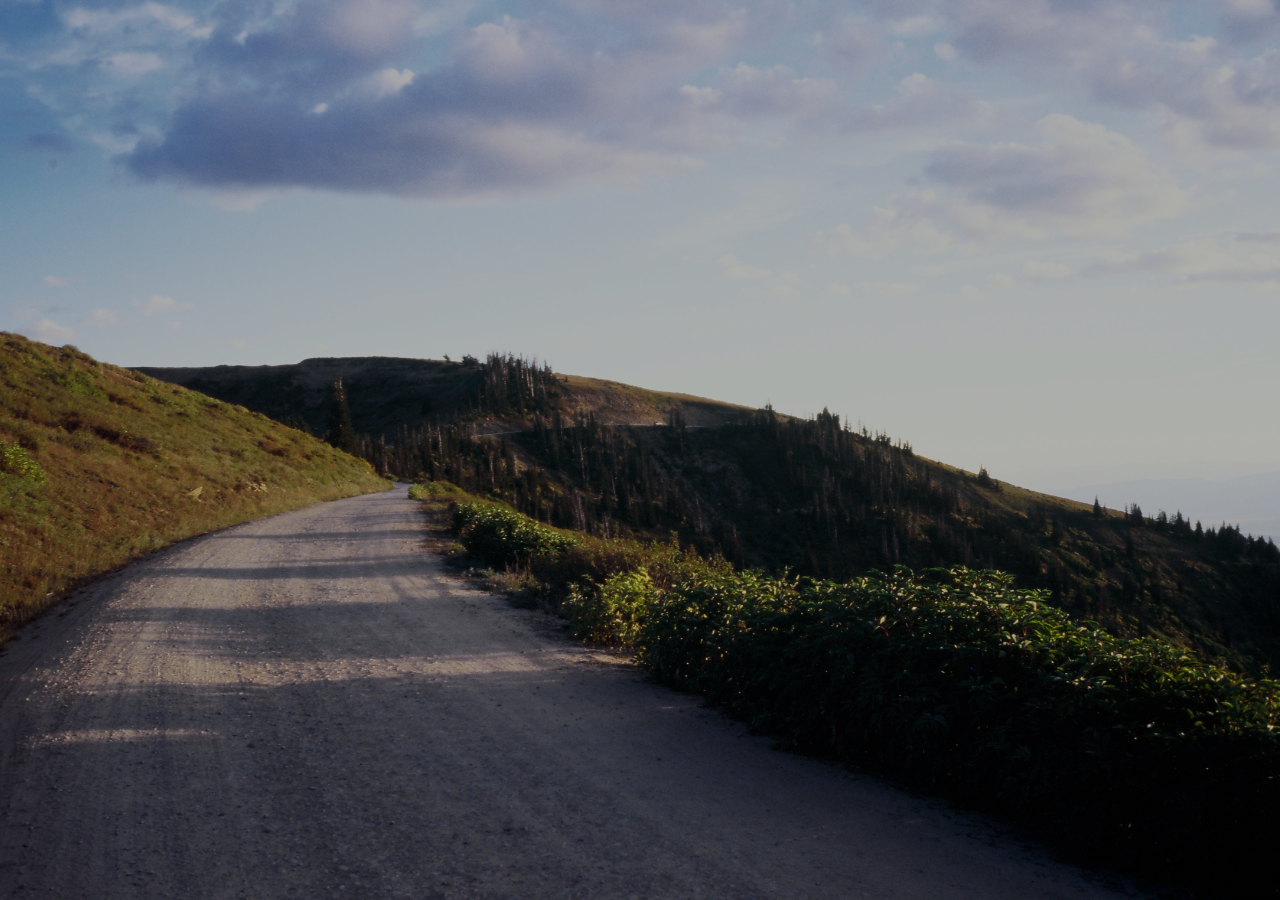
<file: index.html>
<!doctype html>
<html lang="en">
    <meta charset="UTF-8" />
    <meta name="viewport" content="width=device-width, initial-scale=1.0" />
    <link rel="stylesheet" href="landing.css" />
  </head>
  <body>
   <div class="hero-section">
  <div class="hero-overlay"></div>
  
  <a href="home.html" class="logo-container">
    <img src="UME_Logo-removebg-preview.png" alt="Utah Mixed Epic Logo" class="logo-image" />
  </a>
</div>
    
  </body>
</html>
</file>
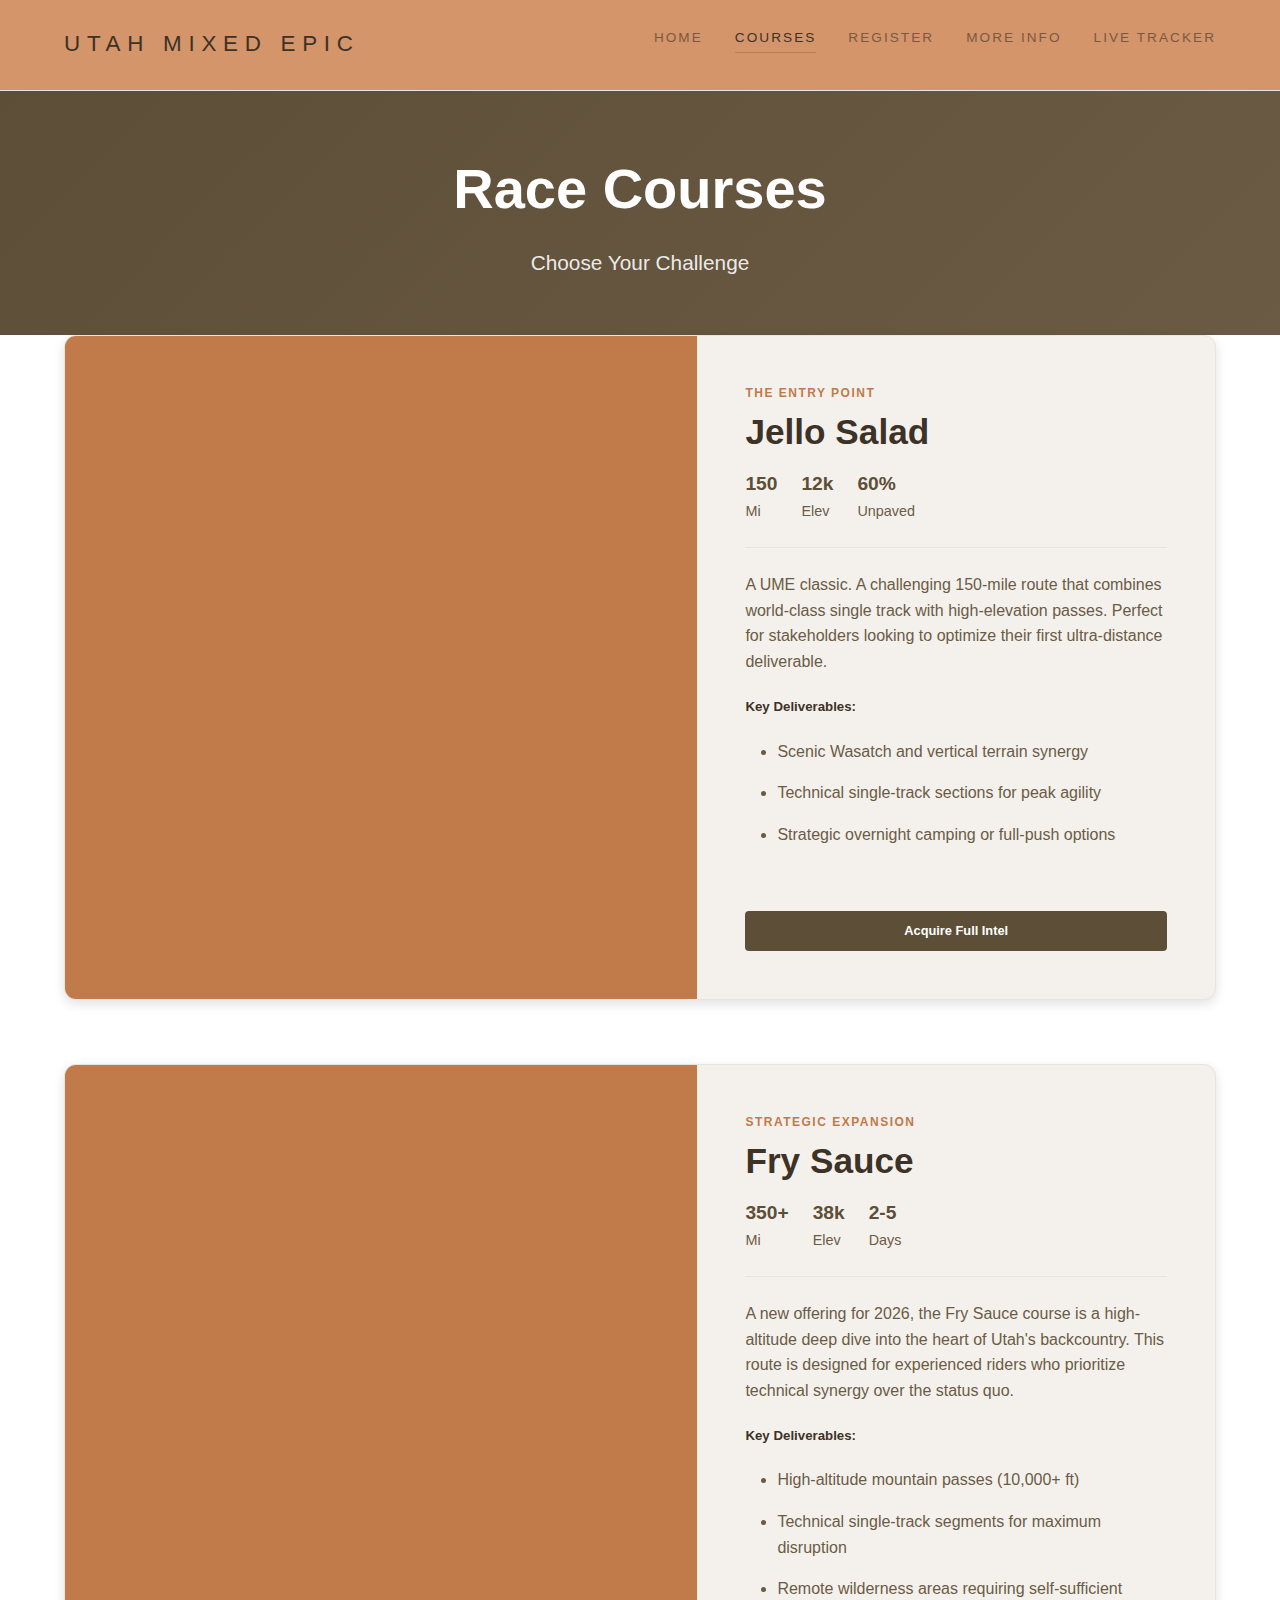
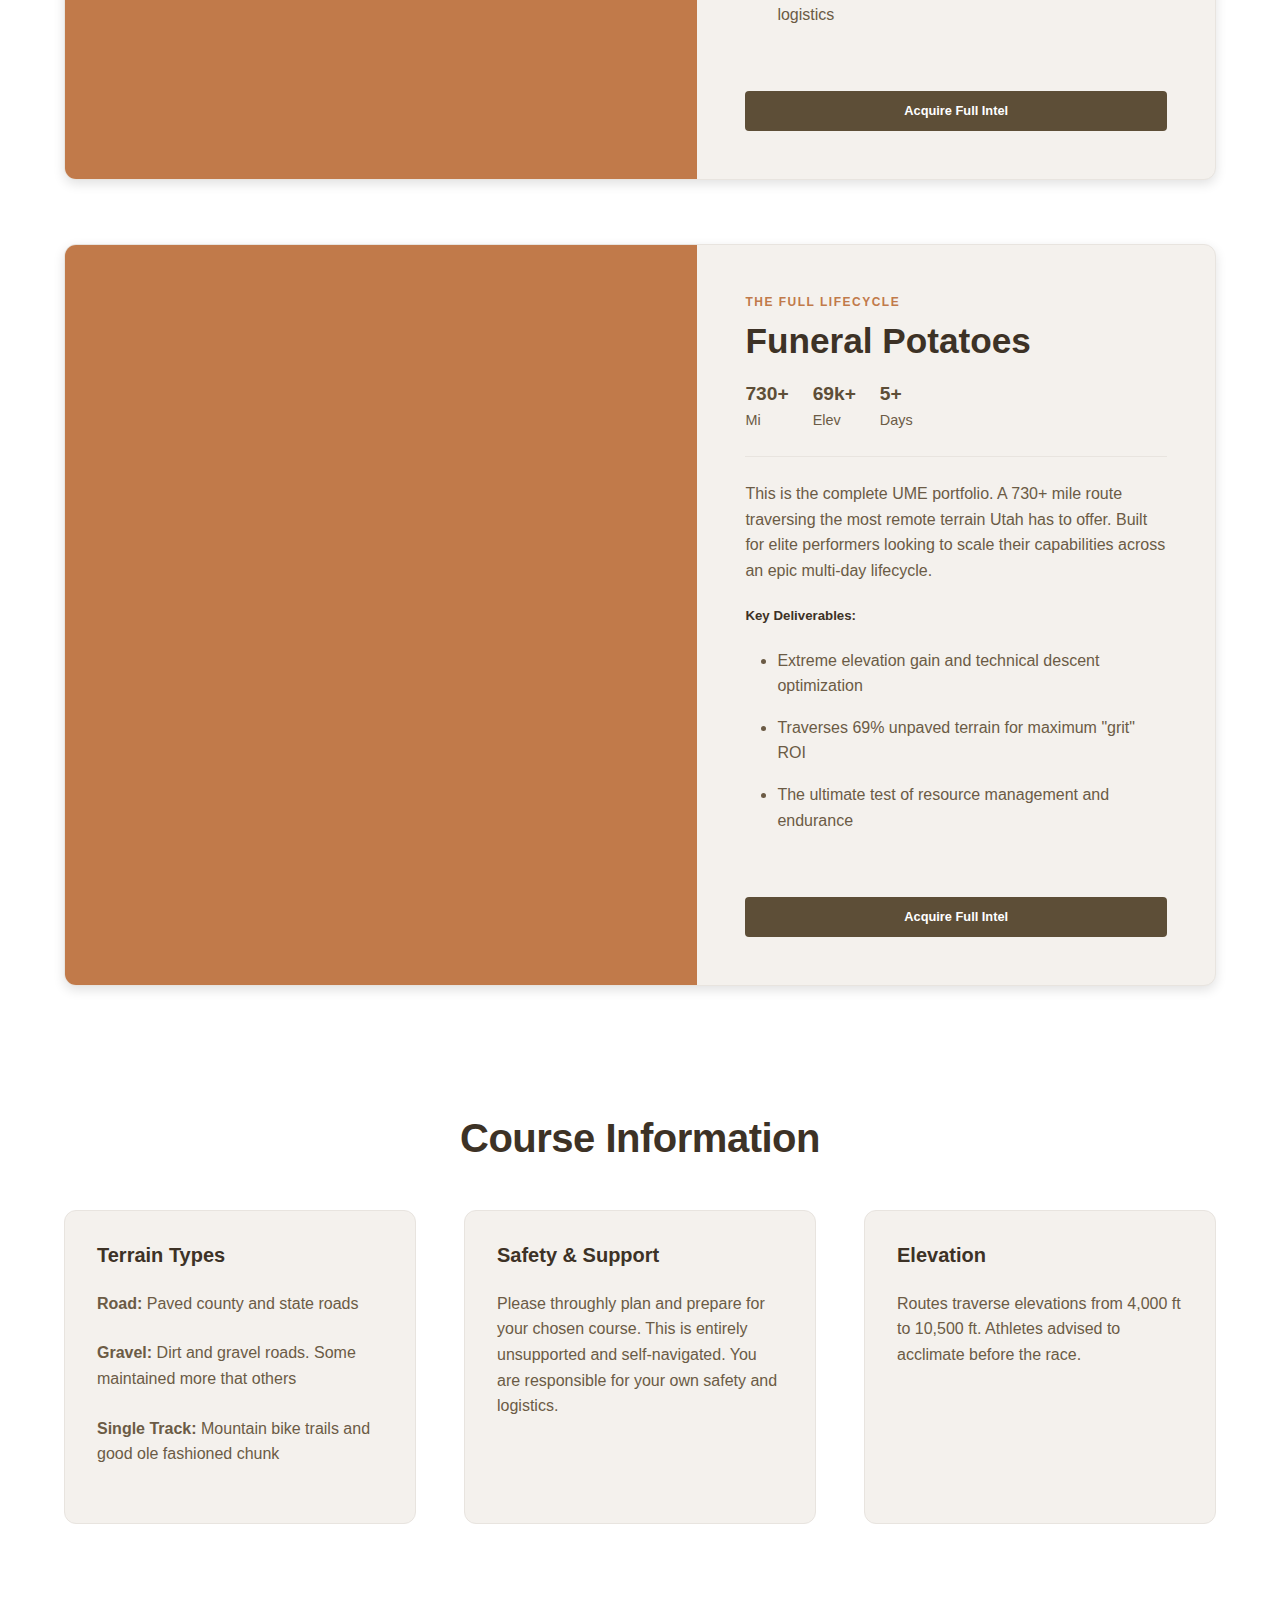
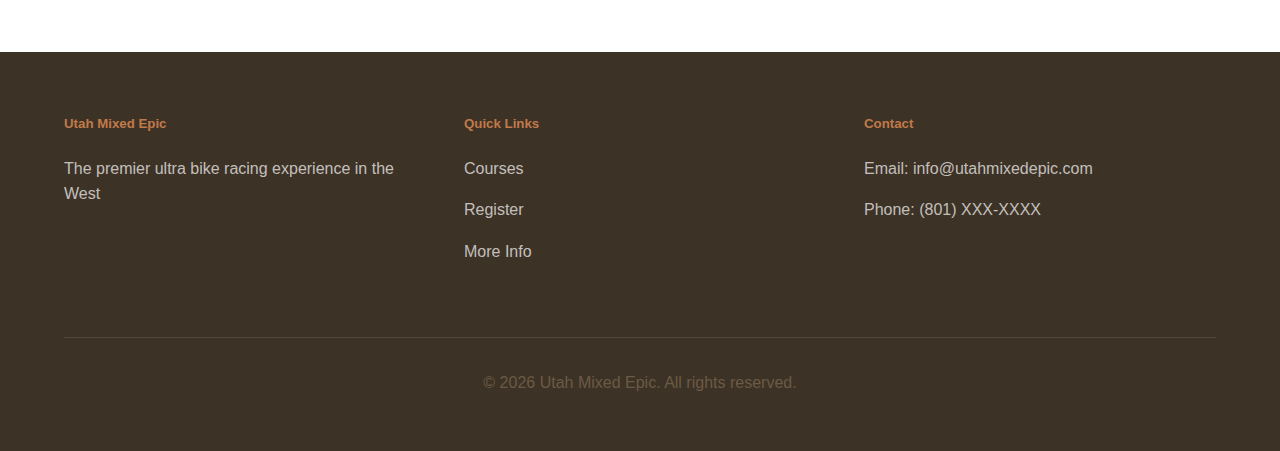
<file: courses.html>
<!doctype html>
<html lang="en">
  <head>
    <meta charset="UTF-8" />
    <meta name="viewport" content="width=device-width, initial-scale=1.0" />
    <title>Courses - Utah Mixed Epic</title>
    <link rel="stylesheet" href="global.css">
    <link rel="stylesheet" href="courses.css">
  </head>
  <body>
    <!-- Navigation -->
    <nav class="navbar">
      <div class="container">
        <div class="logo">
          <h1>Utah Mixed Epic</h1>
        </div>
        <ul class="nav-links">
          <li><a href="index.html">Home</a></li>
          <li><a href="courses.html" class="active">Courses</a></li>
          <li><a href="registration.html">Register</a></li>
          <li><a href="more-info.html">More Info</a></li>
          <li><a href="https://trackleaders.com/utahmixedepic25" target="_blank">Live Tracker</a></li>
        </ul>
      </div>
    </nav>

    <!-- Page Header -->
    <section class="page-header">
      <h1>Race Courses</h1>
      <p>Choose Your Challenge</p>
    </section>

    <!-- Courses Section -->
    <section class="courses-section">
      <div class="container">
        <div class="course-card-premium">
          <div class="course-map-side">
            <iframe
              src="https://ridewithgps.com/embeds?type=route&id=47894287&sampleGraph=true"
              style="width: 100%; height: 500px; border: none"
              scrolling="no"
            ></iframe>
          </div>
          <div class="course-info-side">
            <div class="course-tag">The Entry Point</div>
            <h3>Jello Salad</h3>
            <div class="course-stats-row">
              <div class="stat"><strong>150</strong> Mi</div>
              <div class="stat"><strong>12k</strong> Elev</div>
              <div class="stat"><strong>60%</strong> Unpaved</div>
            </div>
            <p>
              A UME classic. A challenging 150-mile route that combines
              world-class single track with high-elevation passes. Perfect for
              stakeholders looking to optimize their first ultra-distance
              deliverable.
            </p>
            <h5>Key Deliverables:</h5>
            <ul>
              <li>Scenic Wasatch and vertical terrain synergy</li>
              <li>Technical single-track sections for peak agility</li>
              <li>Strategic overnight camping or full-push options</li>
            </ul>
            <a
              href="https://ridewithgps.com/routes/47894287"
              class="cta-button-small"
              >Acquire Full Intel</a
            >
          </div>
        </div>

        <div class="course-card-premium">
          <div class="course-map-side">
            <iframe
              src="https://ridewithgps.com/embeds?type=route&id=53793007&sampleGraph=true"
              style="width: 100%; height: 500px; border: none"
              scrolling="no"
            ></iframe>
          </div>
          <div class="course-info-side">
            <div class="course-tag">Strategic Expansion</div>
            <h3>Fry Sauce</h3>
            <div class="course-stats-row">
              <div class="stat"><strong>350+</strong> Mi</div>
              <div class="stat"><strong>38k</strong> Elev</div>
              <div class="stat"><strong>2-5</strong> Days</div>
            </div>
            <p>
              A new offering for 2026, the Fry Sauce course is a high-altitude
              deep dive into the heart of Utah's backcountry. This route is
              designed for experienced riders who prioritize technical synergy
              over the status quo.
            </p>
            <h5>Key Deliverables:</h5>
            <ul>
              <li>High-altitude mountain passes (10,000+ ft)</li>
              <li>Technical single-track segments for maximum disruption</li>
              <li>
                Remote wilderness areas requiring self-sufficient logistics
              </li>
            </ul>
            <a href="https://ridewithgps.com/routes/53793007" class="cta-button-small">Acquire Full Intel</a>
          </div>
        </div>

        <div class="course-card-premium">
          <div class="course-map-side">
            <iframe
              src="https://ridewithgps.com/embeds?type=route&id=52269971&sampleGraph=true"
              style="width: 1px; min-width: 100%; height: 500px; border: none"
              scrolling="no"
            ></iframe>
          </div>
          <div class="course-info-side">
            <div class="course-tag">The Full Lifecycle</div>
            <h3>Funeral Potatoes</h3>
            <div class="course-stats-row">
              <div class="stat"><strong>730+</strong> Mi</div>
              <div class="stat"><strong>69k+</strong> Elev</div>
              <div class="stat"><strong>5+</strong> Days</div>
            </div>
            <p>
              This is the complete UME portfolio. A 730+ mile route traversing
              the most remote terrain Utah has to offer. Built for elite
              performers looking to scale their capabilities across an epic
              multi-day lifecycle.
            </p>
            <h5>Key Deliverables:</h5>
            <ul>
              <li>Extreme elevation gain and technical descent optimization</li>
              <li>Traverses 69% unpaved terrain for maximum "grit" ROI</li>
              <li>The ultimate test of resource management and endurance</li>
            </ul>
            <a href="https://ridewithgps.com/routes/52269971" class="cta-button-small">Acquire Full Intel</a>
          </div>
        </div>
      </div>
    </section>
    <!-- Course Details Section -->
    <section class="course-details-section">
      <div class="container">
        <h2>Course Information</h2>
        <div class="details-grid">
          <div class="details-card">
            <h4>Terrain Types</h4>
            <p><strong>Road:</strong> Paved county and state roads</p>
            <p>
              <strong>Gravel:</strong> Dirt and gravel roads. Some maintained
              more that others
            </p>
            <p>
              <strong>Single Track:</strong> Mountain bike trails and good ole
              fashioned chunk
            </p>
          </div>
          <div class="details-card">
            <h4>Safety & Support</h4>
            <p>
              Please throughly plan and prepare for your chosen course. This is
              entirely unsupported and self-navigated. You are responsible for
              your own safety and logistics.
            </p>
          </div>
          <div class="details-card">
            <h4>Elevation</h4>
            <p>
              Routes traverse elevations from 4,000 ft to 10,500 ft. Athletes
              advised to acclimate before the race.
            </p>
          </div>
        </div>
      </div>
    </section>

    <!-- Footer -->
    <footer class="footer">
      <div class="container">
        <div class="footer-content">
          <div class="footer-section">
            <h5>Utah Mixed Epic</h5>
            <p>The premier ultra bike racing experience in the West</p>
          </div>
          <div class="footer-section">
            <h5>Quick Links</h5>
            <ul>
              <li><a href="courses.html">Courses</a></li>
              <li><a href="registration.html">Register</a></li>
              <li><a href="more-info.html">More Info</a></li>
            </ul>
          </div>
          <div class="footer-section">
            <h5>Contact</h5>
            <p>Email: info@utahmixedepic.com</p>
            <p>Phone: (801) XXX-XXXX</p>
          </div>
        </div>
        <div class="footer-bottom">
          <p>&copy; 2026 Utah Mixed Epic. All rights reserved.</p>
        </div>
      </div>
    </footer>
  </body>
</html>
</file>
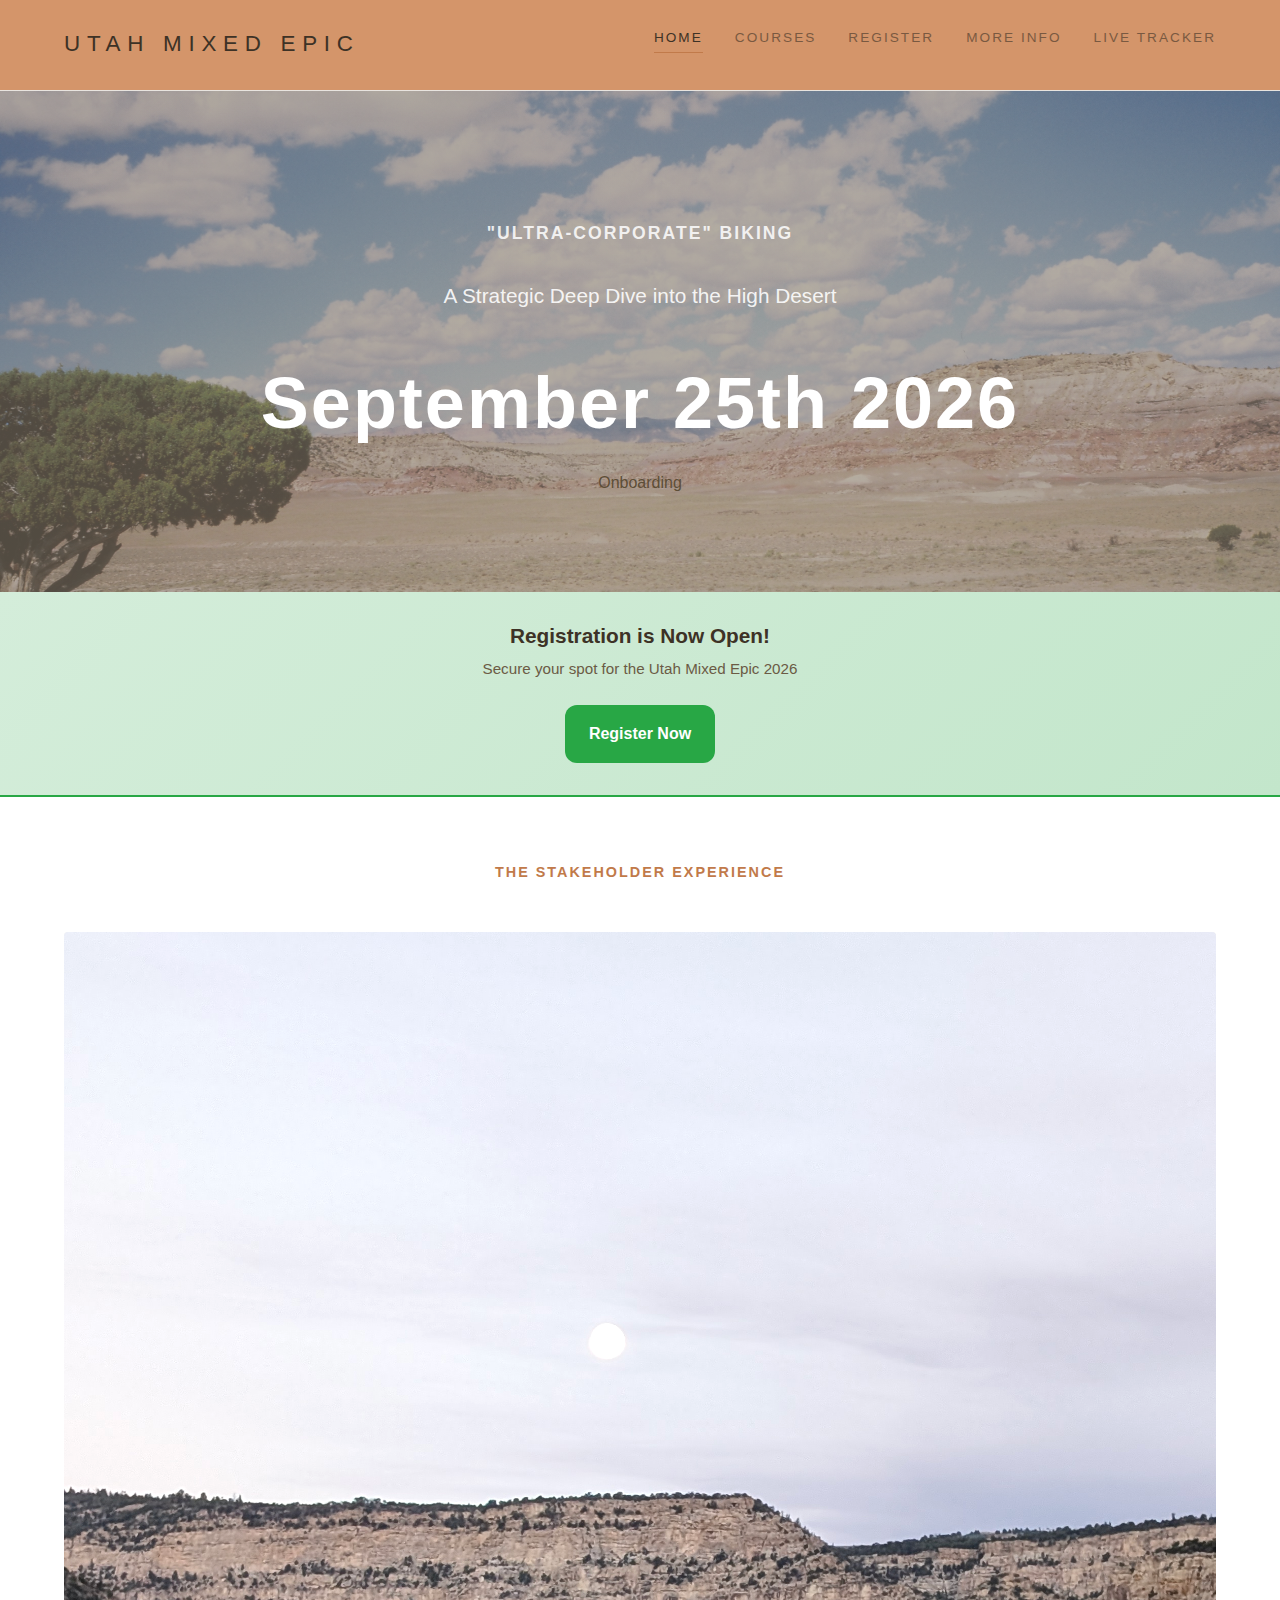
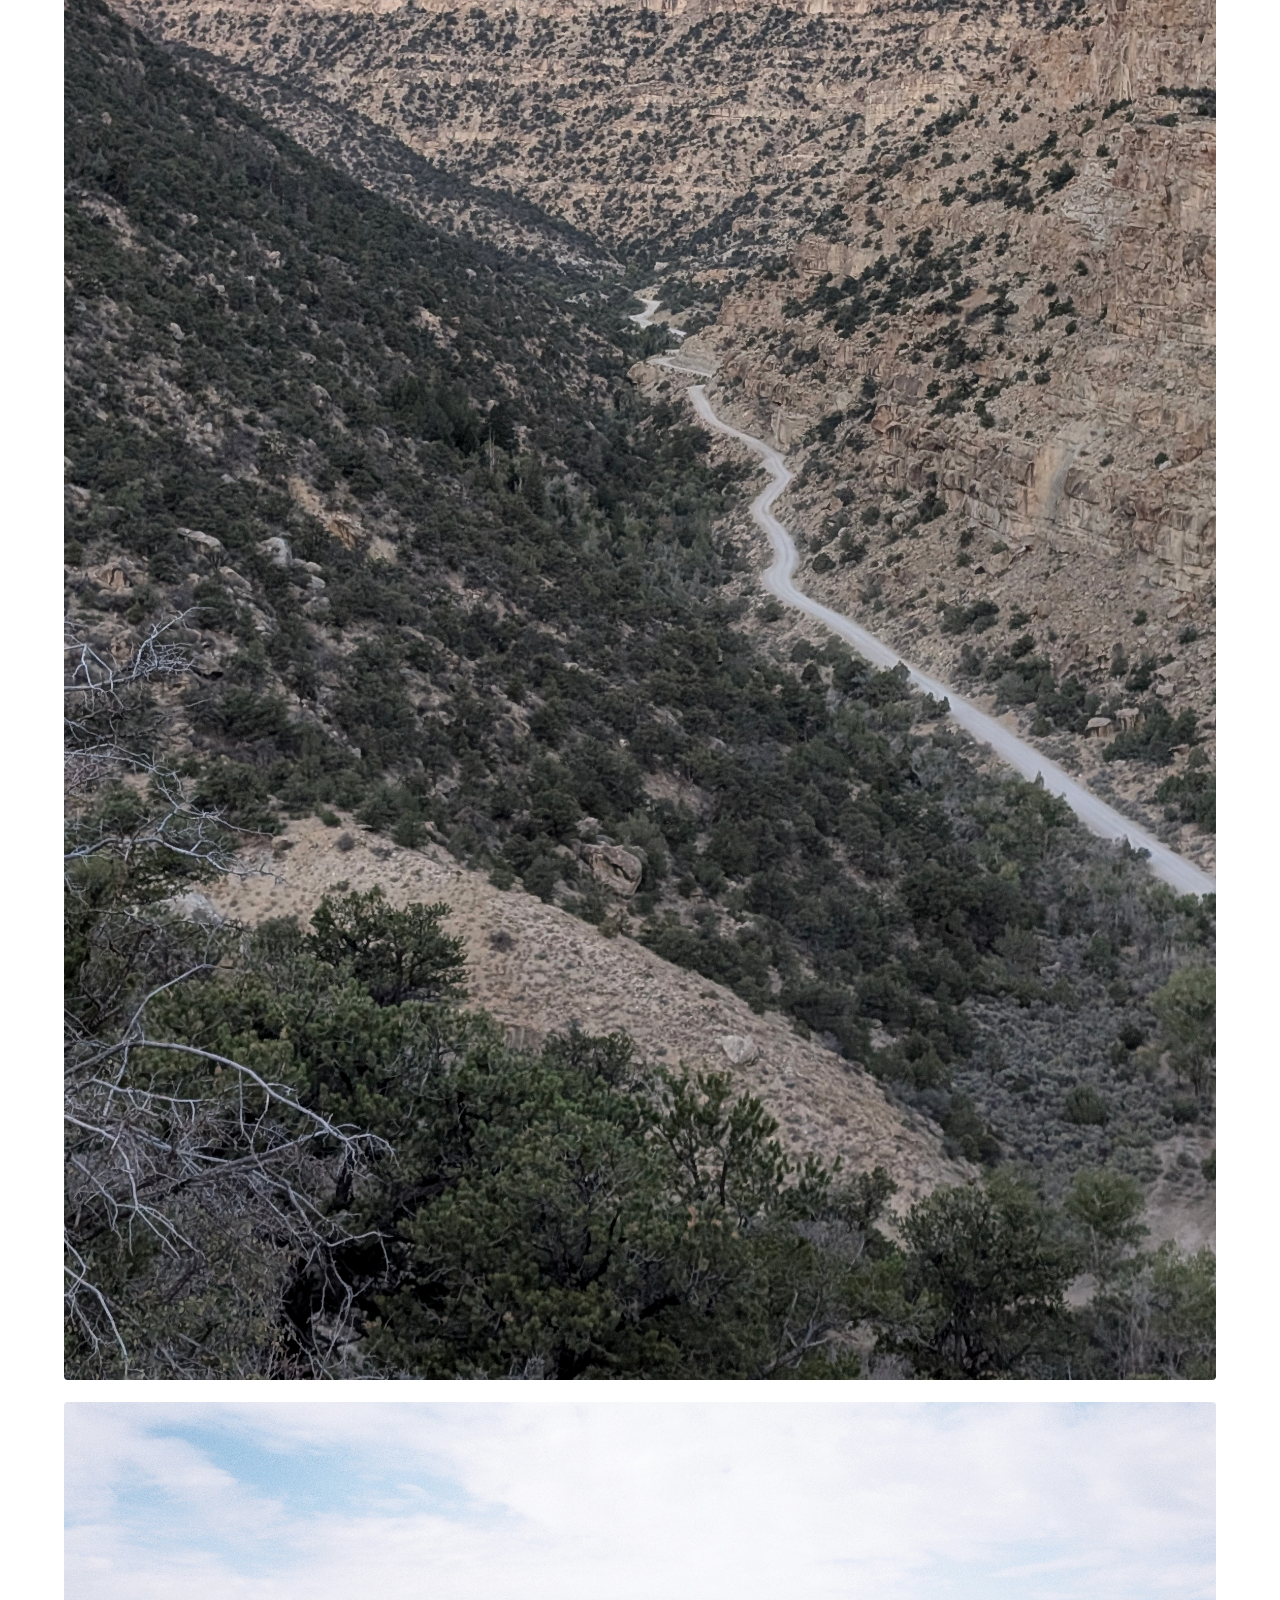
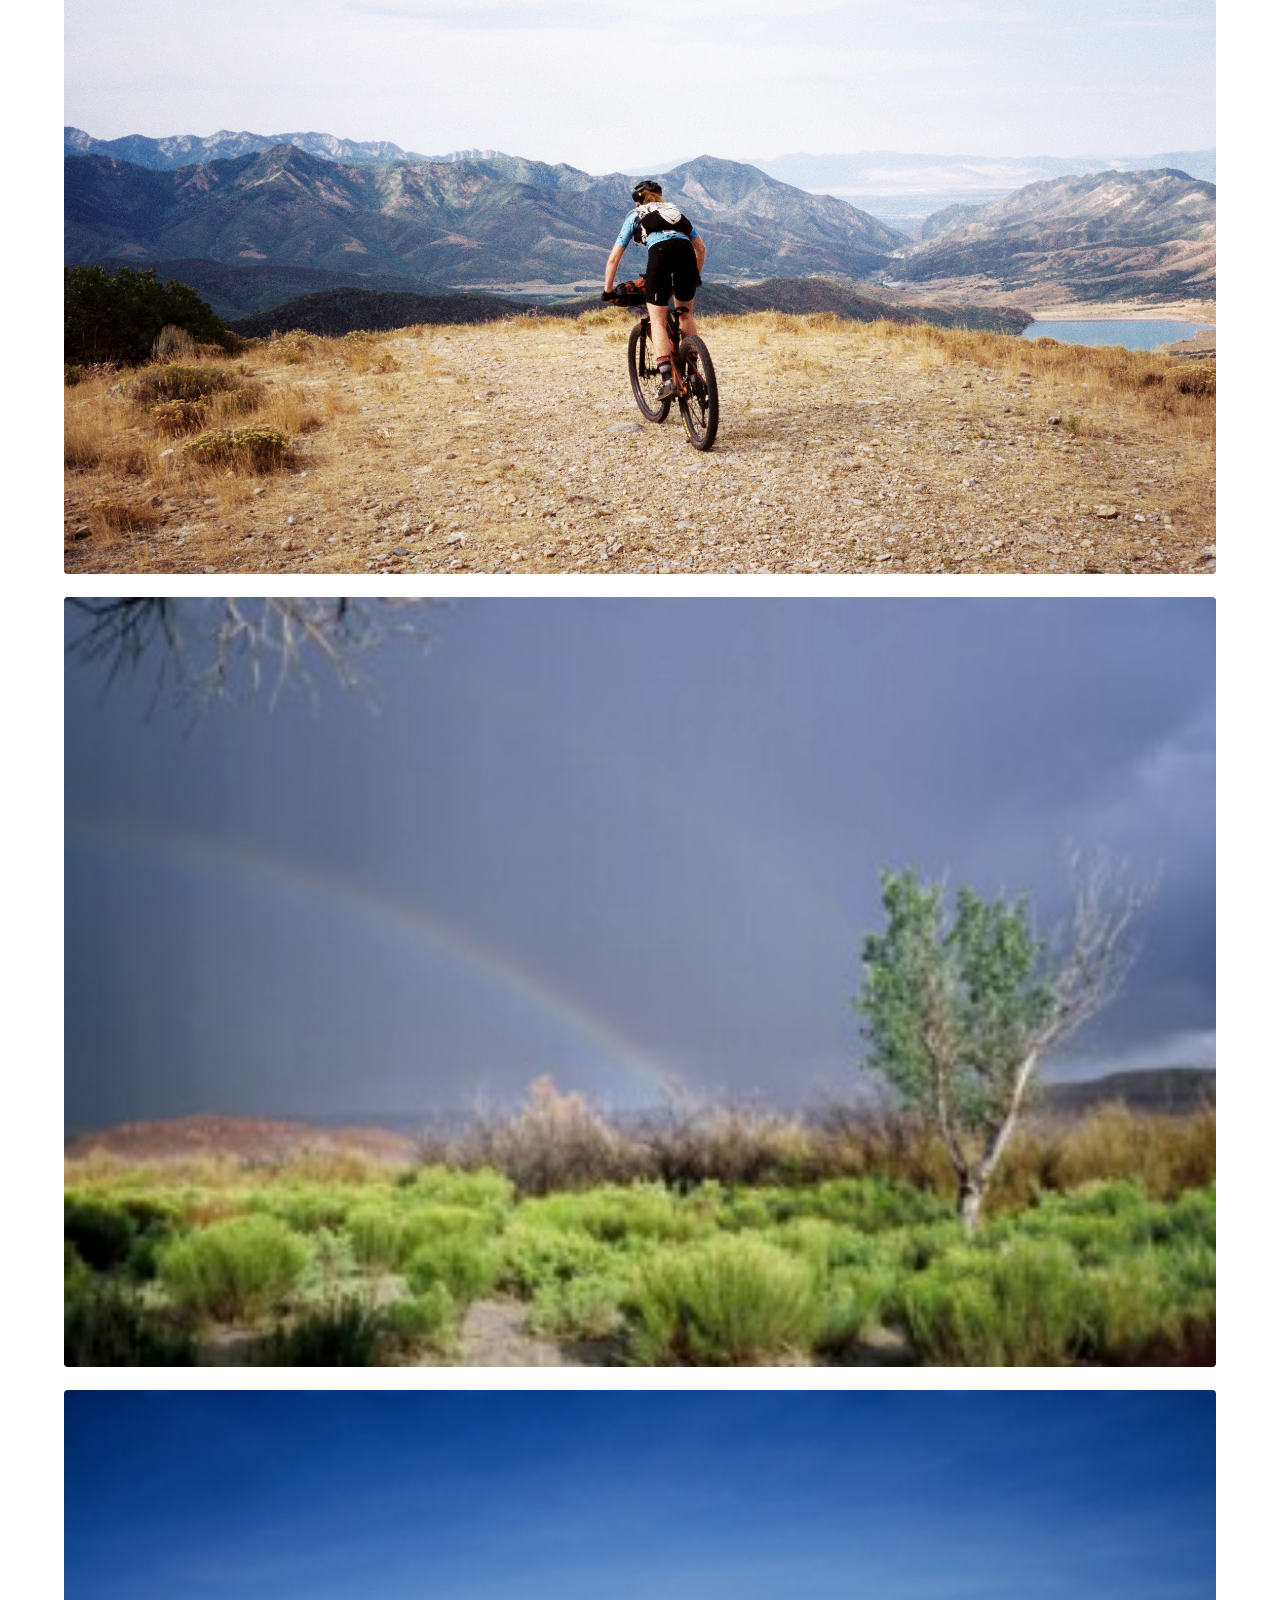
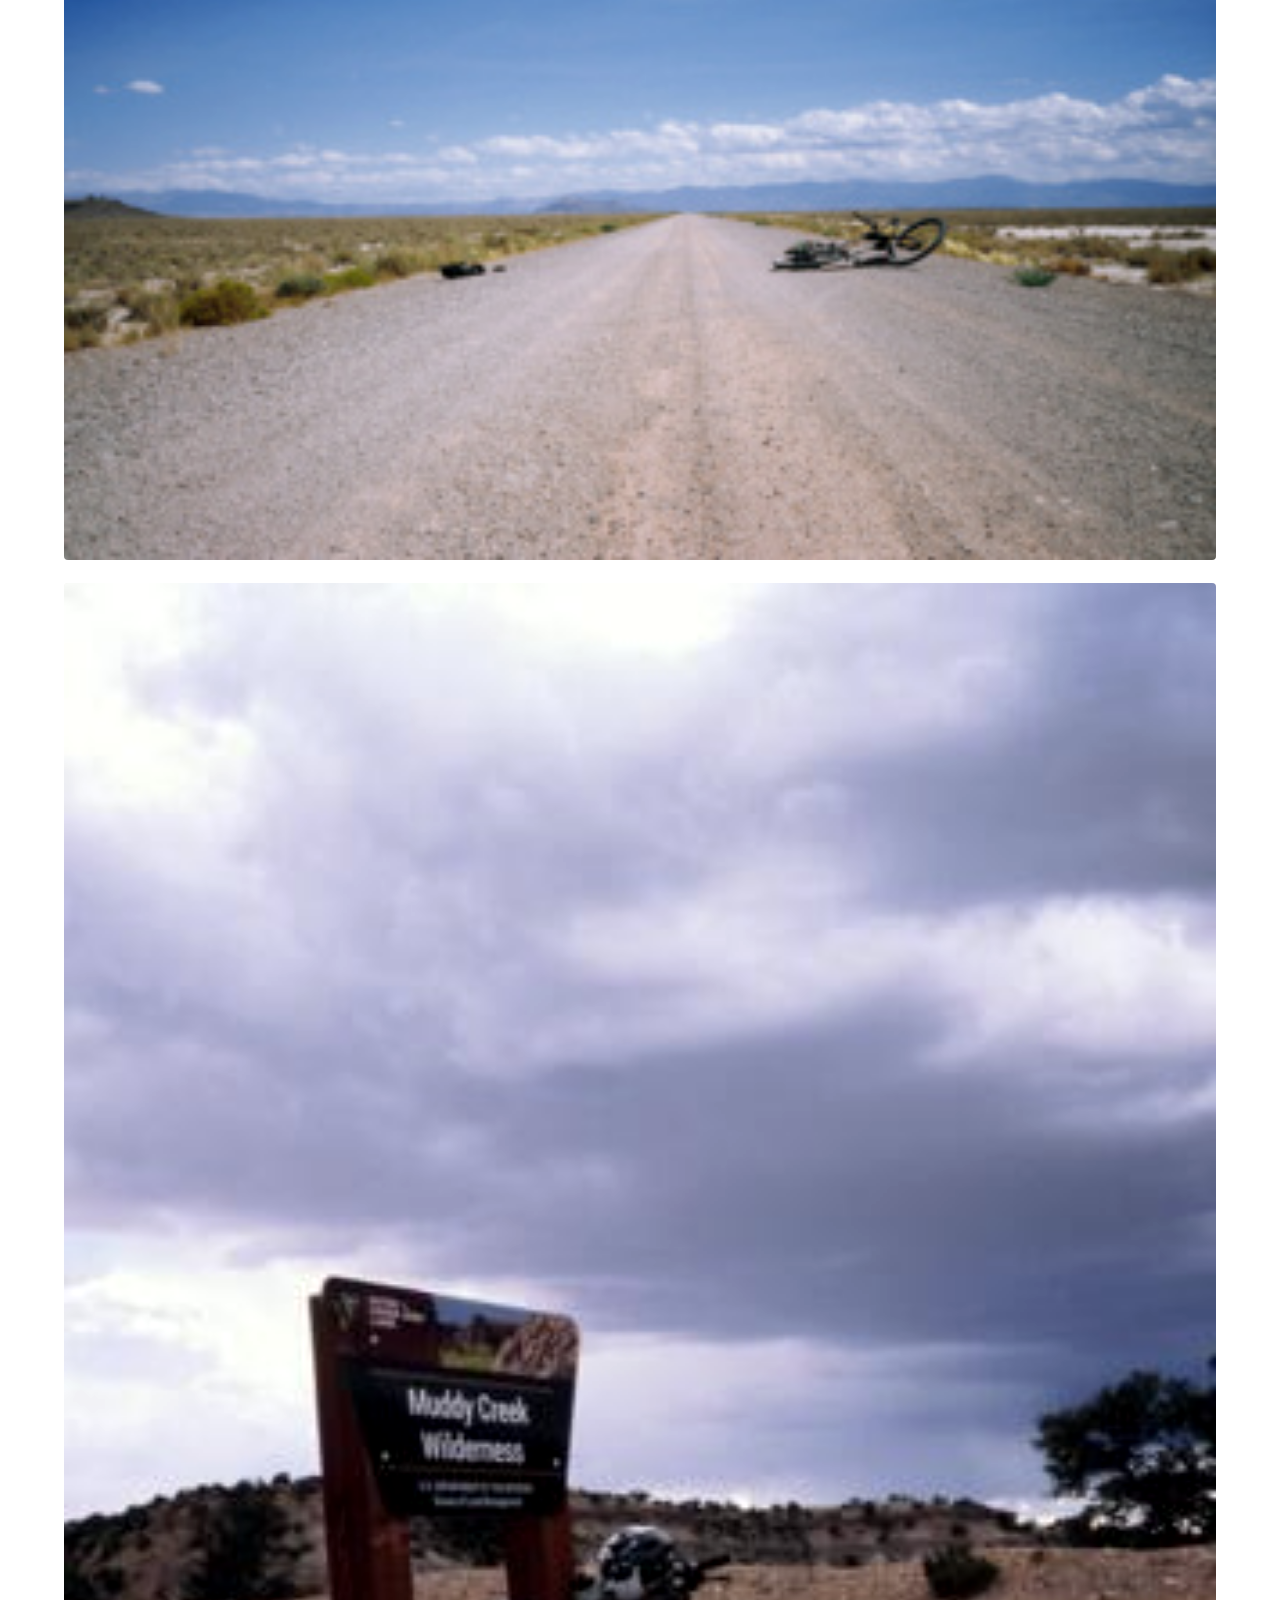
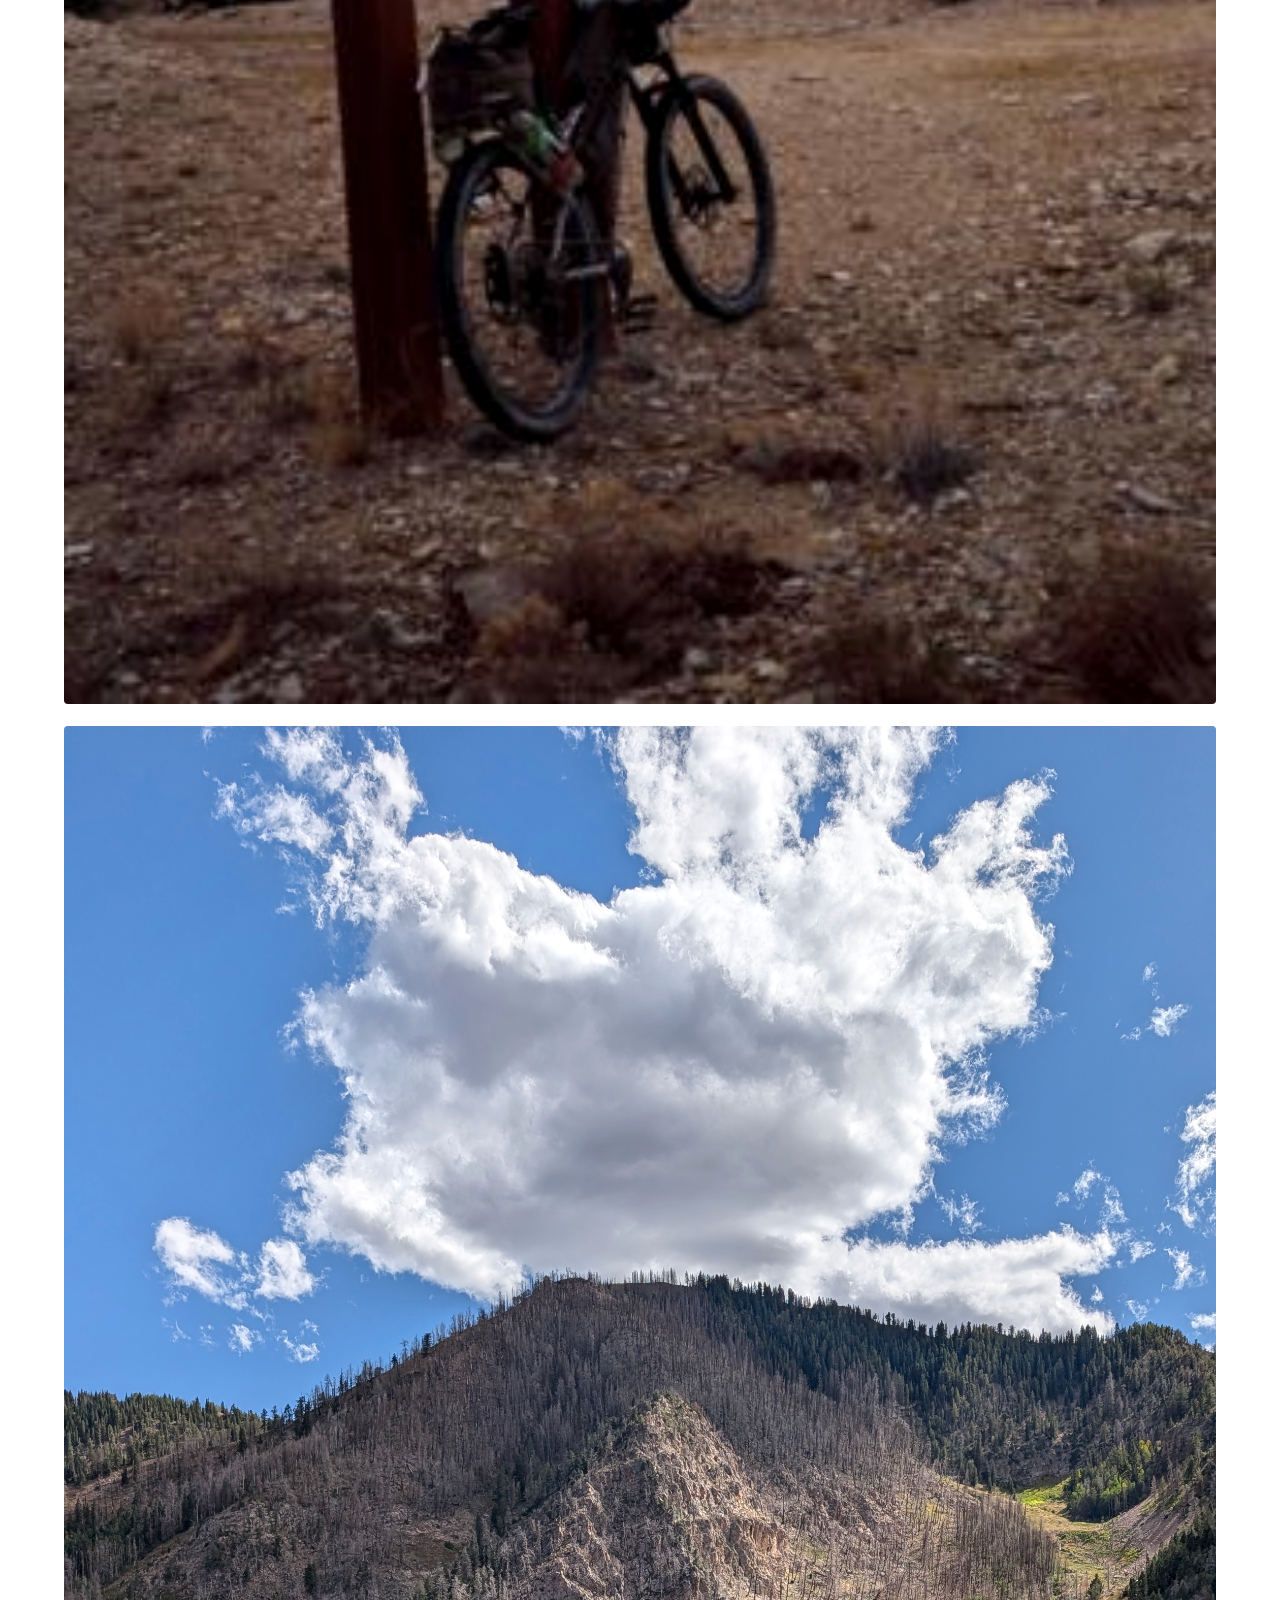
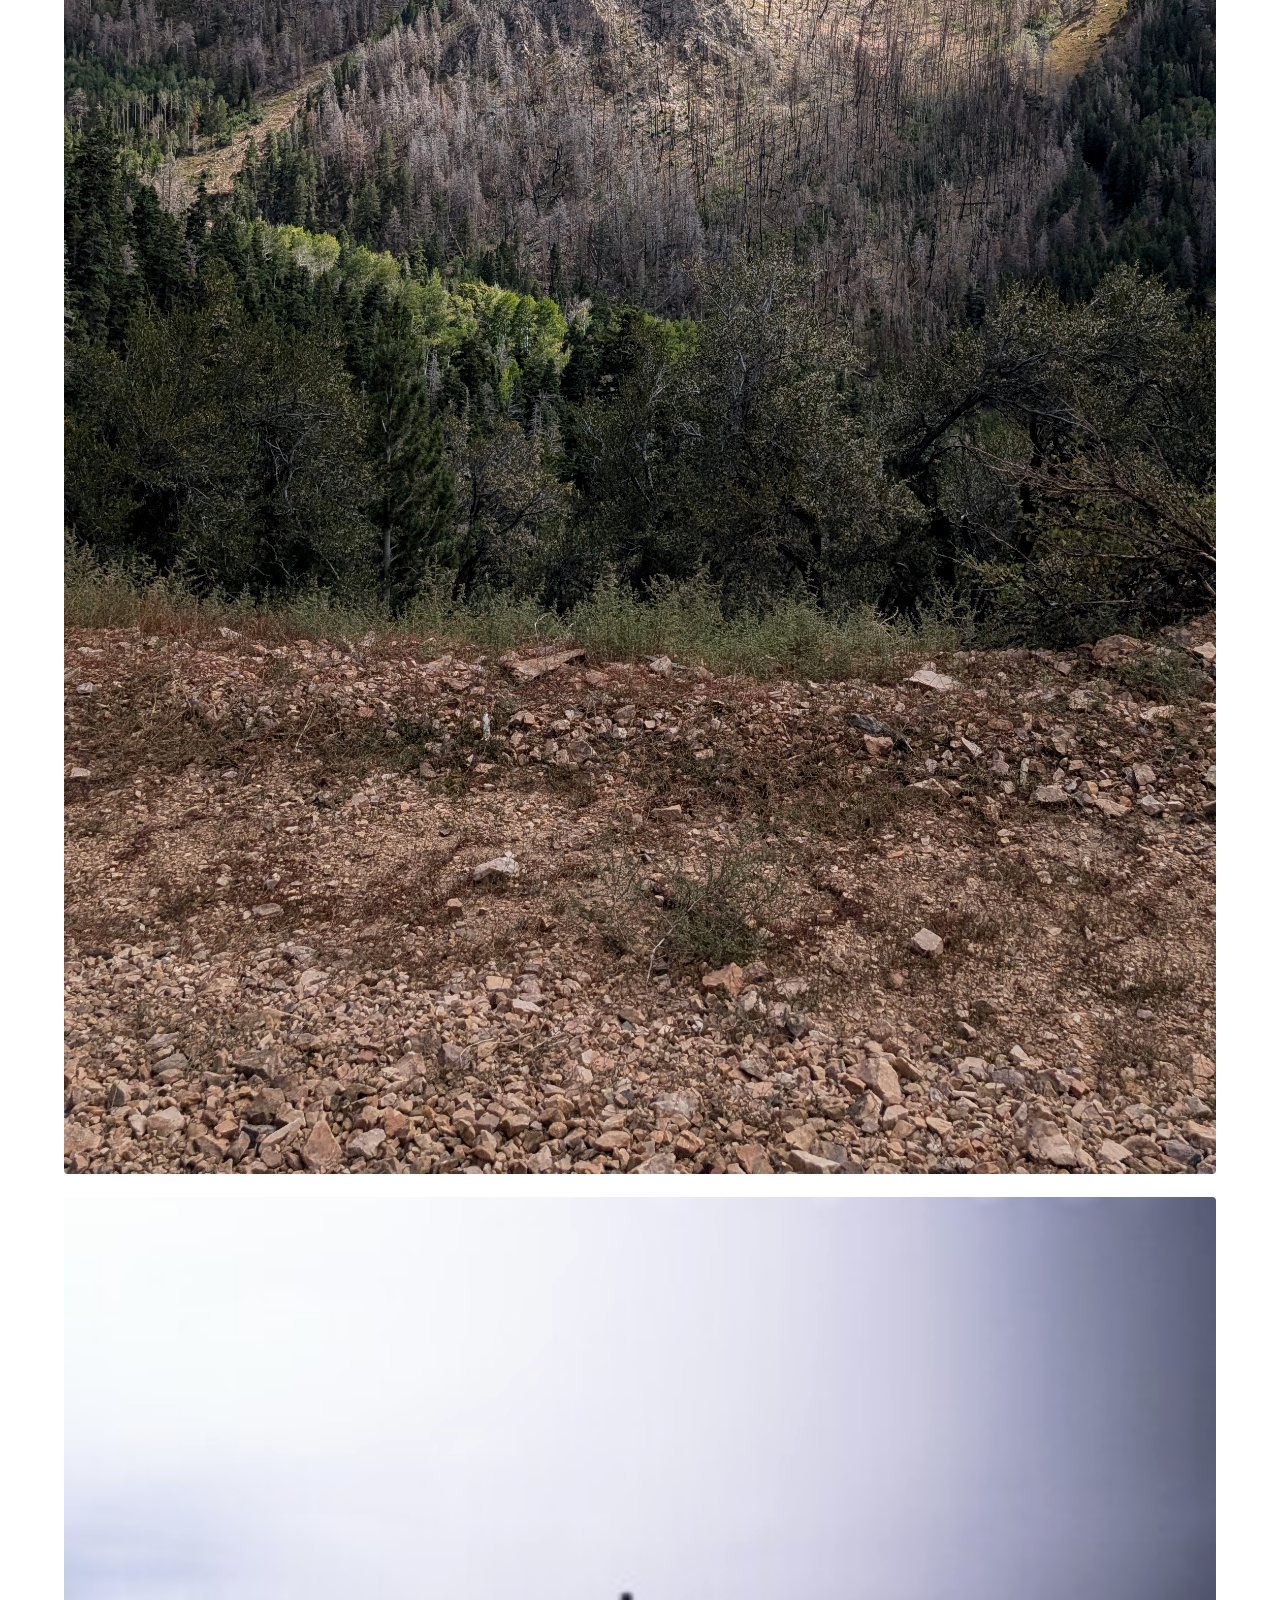
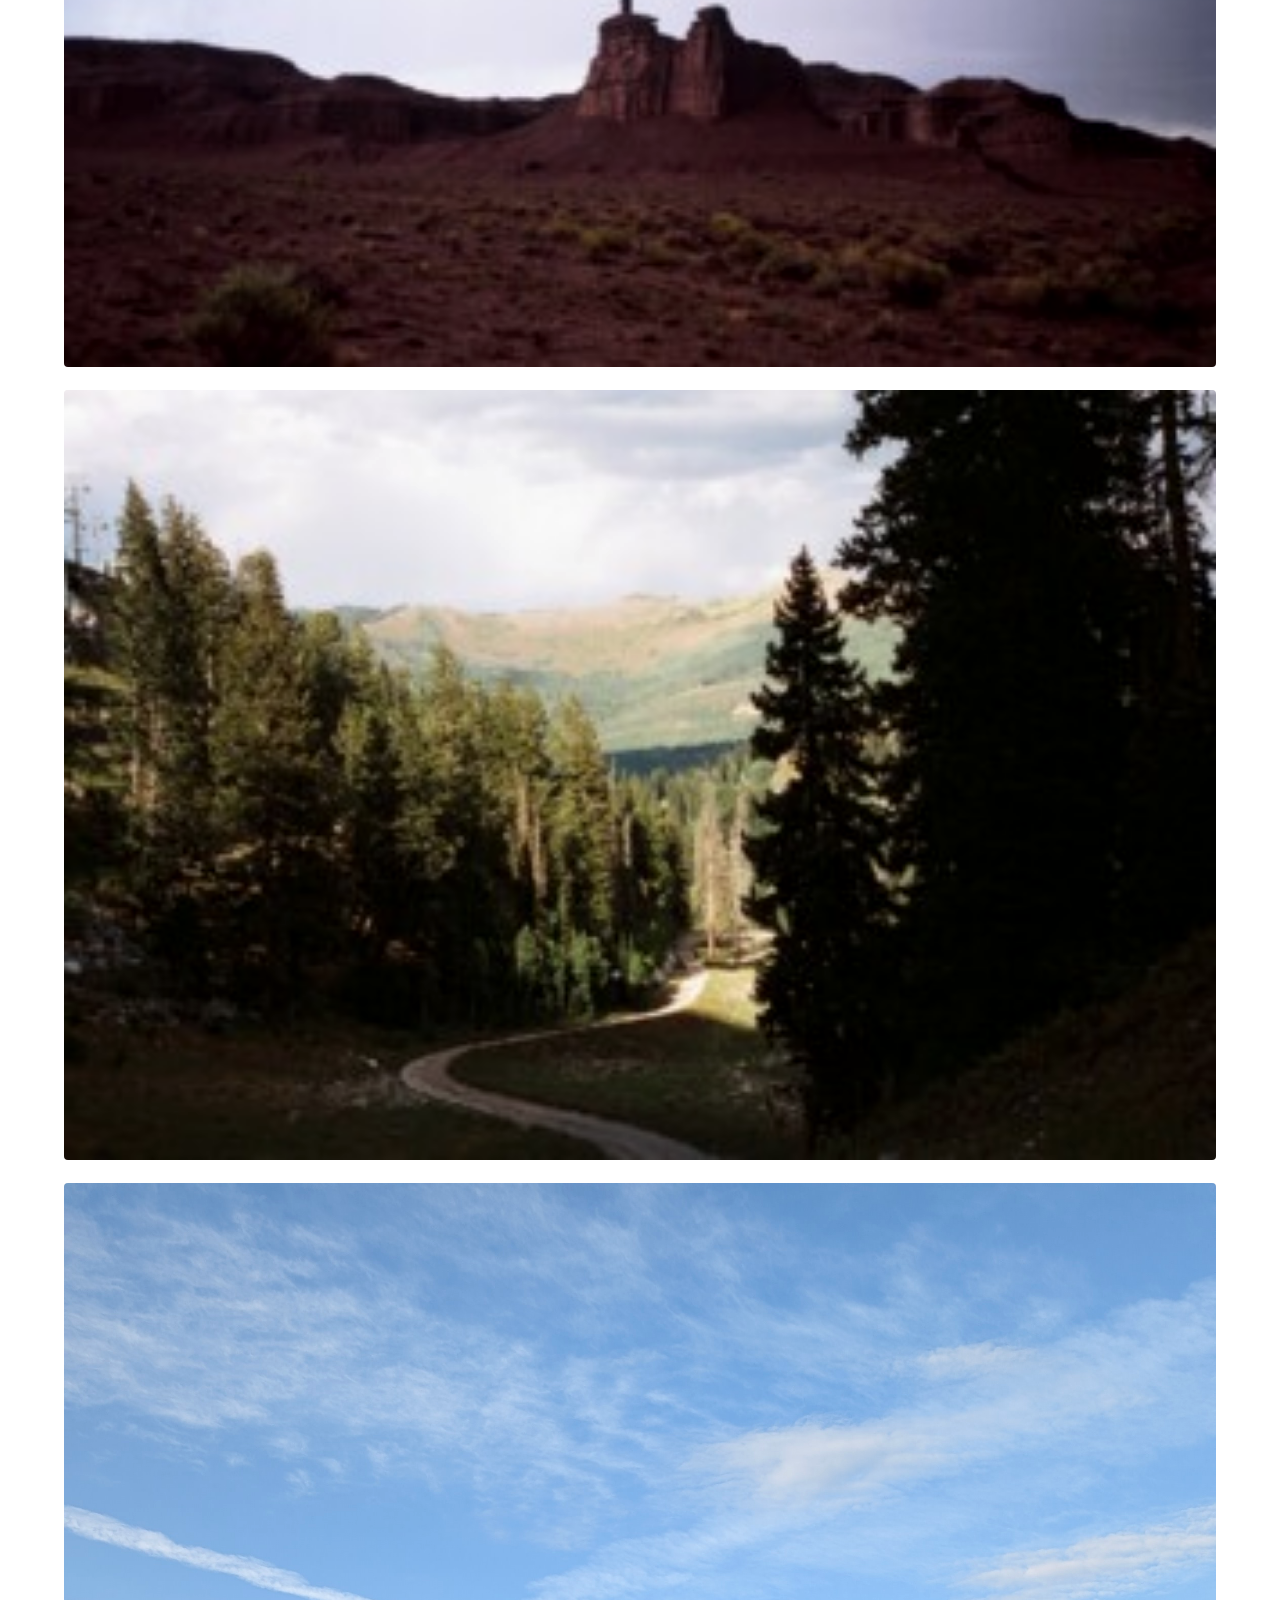
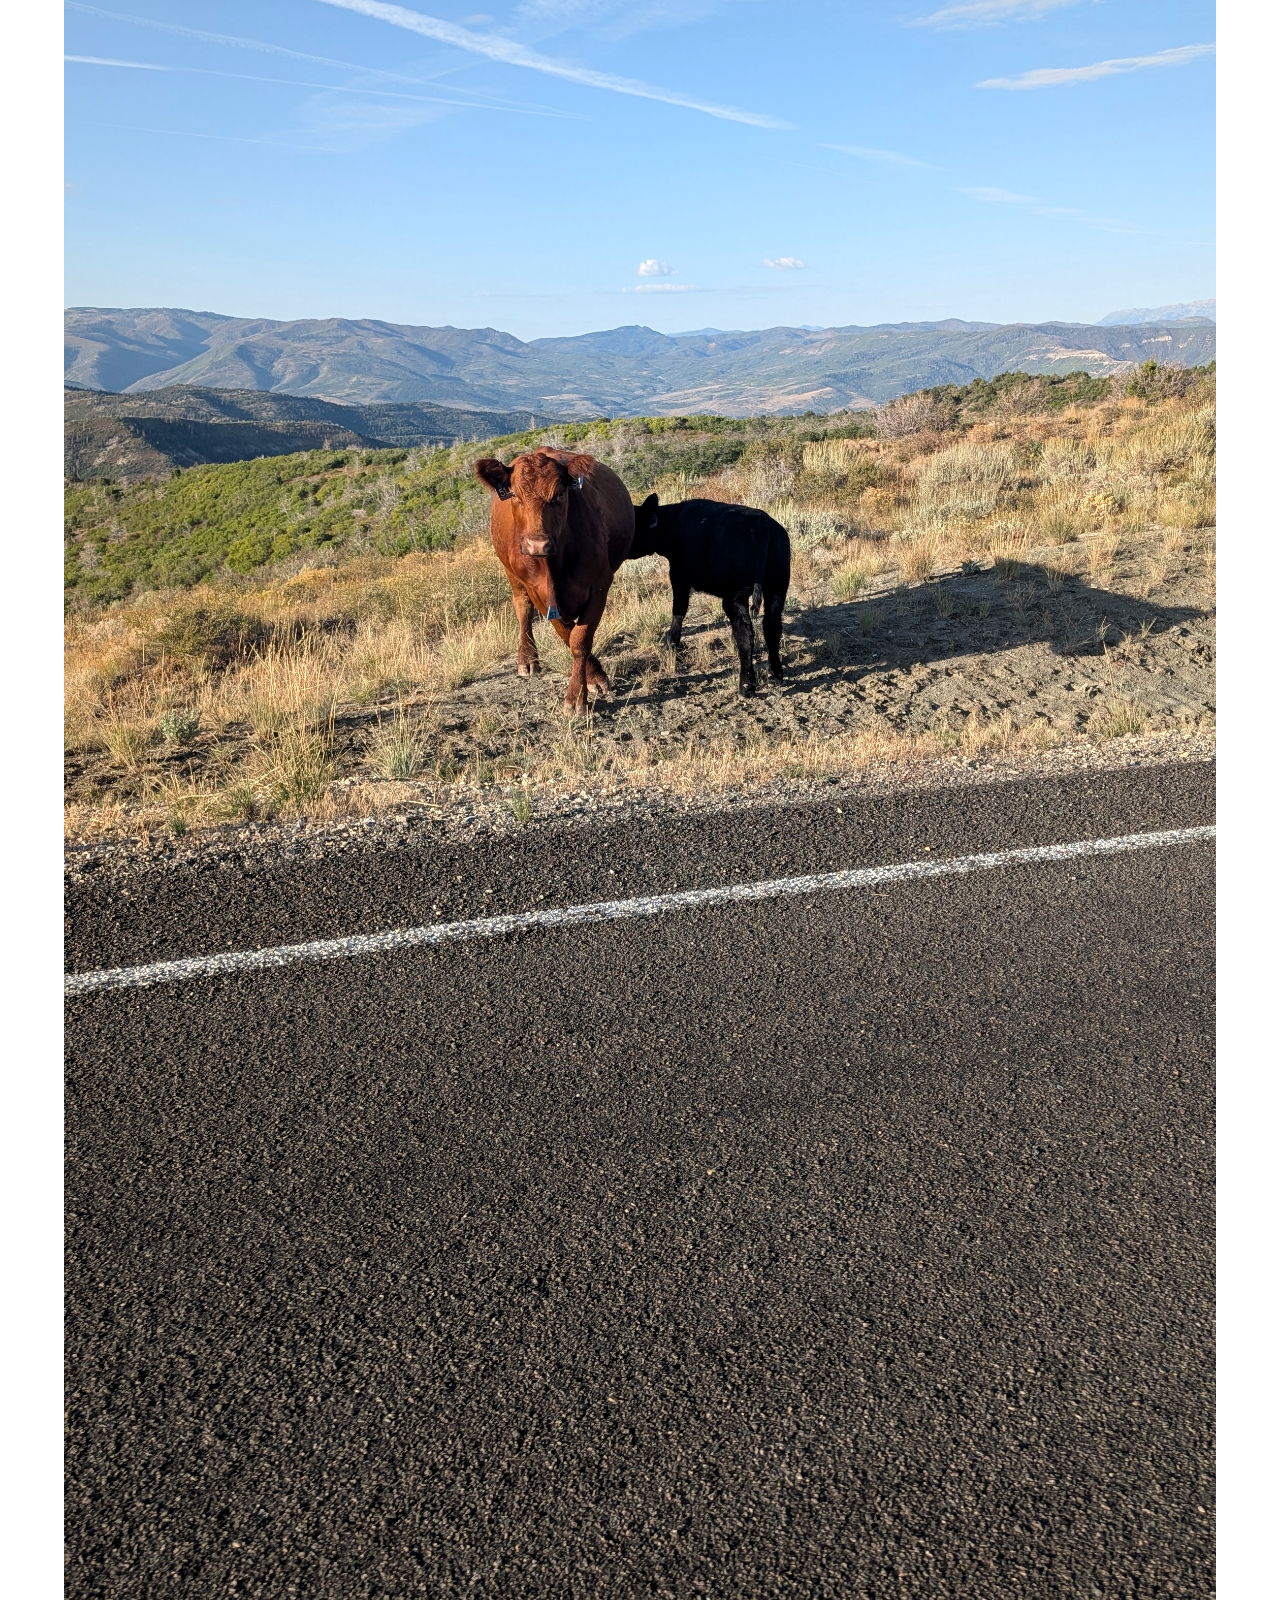
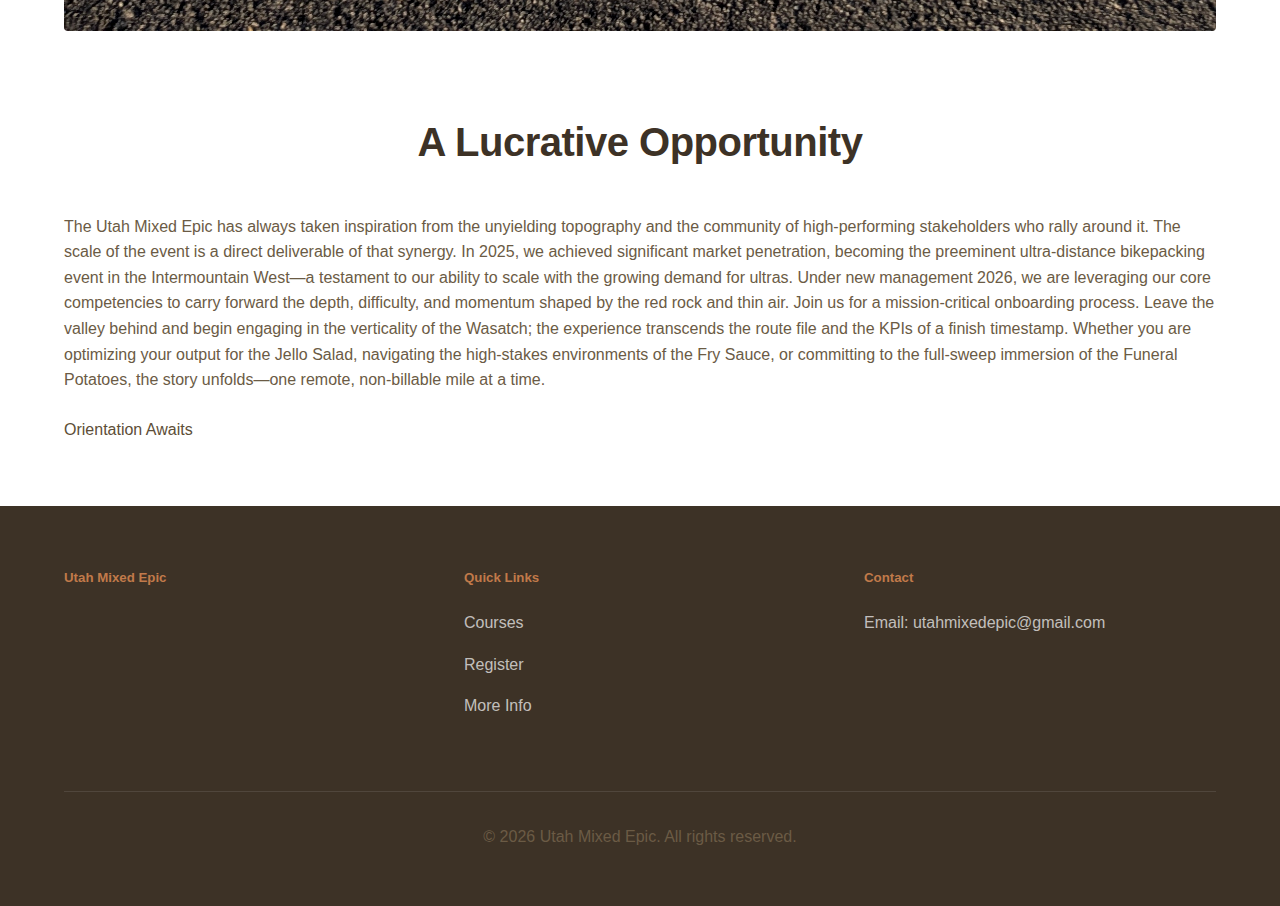
<file: home.html>
<!doctype html>
<html lang="en">
  <head>
    <meta charset="UTF-8" />
    <meta name="viewport" content="width=device-width, initial-scale=1.0" />
    <title>Home - Utah Mixed Epic</title>
    <link rel="stylesheet" href="global.css" />
    <link rel="stylesheet" href="home.css" />
     
  </head>
  <body>
    <!-- Navigation -->
<nav class="navbar">
      <div class="container">
        <div class="logo">
          <h1>Utah Mixed Epic</h1>
        </div>
        
        <div class="hamburger" id="hamburger">
          <span class="bar"></span>
          <span class="bar"></span>
          <span class="bar"></span>
        </div>

        <ul class="nav-links">
          <li><a href="home.html" class="active">Home</a></li>
          <li><a href="courses.html">Courses</a></li>
          <li><a href="registration.html">Register</a></li>
          <li><a href="more-info.html">More Info</a></li>
          <li>
            <a href="https://trackleaders.com/utahmixedepic25" target="_blank"
              >Live Tracker</a
            >
          </li>
        </ul>
      </div>
    </nav>
    <!-- Hero Section -->
    <section class="hero">
      <div class="hero-background">
        <img src="UME Muddy Creek.JPG" alt="Utah landscape" />
      </div>
      <div class="hero-content">
        <div class="hero-subtitle">"Ultra-Corporate" Biking</div>

        <p>A Strategic Deep Dive into the High Desert</p>
        <div class="container">
          <h2>September 25th 2026<br /></h2>
          <a href="registration.html" class="cta-button">Onboarding</a>
        </div>
      </div>
    </section>

    <!-- Featured Content with Images -->
    <section class="gallery-section">
      <div class="container">
        <div class="gallery-intro">
          <p class="eyebrow">The Stakeholder Experience</p>
        </div>
        <div class="carousel-gallery" id="gallery-grid">
    </section>

    <section class="about-blurb-section">
  <div class="container">
    <div class="blurb-content">
      <h2>A Lucrative Opportunity</h2>
      <p>The Utah Mixed Epic has always taken inspiration from the unyielding topography and the community of high-performing stakeholders who rally around it. The scale of the event is a direct deliverable of that synergy. In 2025, we achieved significant market penetration, becoming the preeminent ultra-distance bikepacking event in the Intermountain West—a testament to our ability to scale with the growing demand for ultras. Under new management 2026, we are leveraging our core competencies to carry forward the depth, difficulty, and momentum shaped by the red rock and thin air. Join us for a mission-critical onboarding process. Leave the valley behind and begin engaging in the verticality of the Wasatch; the experience transcends the route file and the KPIs of a finish timestamp. Whether you are optimizing your output for the Jello Salad, navigating the high-stakes environments of the Fry Sauce, or committing to the full-sweep immersion of the Funeral Potatoes, the story unfolds—one remote, non-billable mile at a time.
</p>
      
      <a href="courses.html" class="cta-button outline-button">
        Orientation Awaits
      </a>
    </div>
  </div>
</section>

    <!-- Footer -->
    <footer class="footer">
      <div class="container">
        <div class="footer-content">
          <div class="footer-section">
            <h5>Utah Mixed Epic</h5>
          </div>
          <div class="footer-section">
            <h5>Quick Links</h5>
            <ul>
              <li><a href="courses.html">Courses</a></li>
              <li><a href="registration.html">Register</a></li>
              <li><a href="more-info.html">More Info</a></li>
            </ul>
          </div>
          <div class="footer-section">
            <h5>Contact</h5>
            <p>Email: utahmixedepic@gmail.com</p>
          </div>
        </div>
        <div class="footer-bottom">
          <p>&copy; 2026 Utah Mixed Epic. All rights reserved.</p>
        </div>
      </div>
    </footer>

    <script src="imagegallery.js"></script>
    <script src="script.js"></script>
  </body>
</html>
</file>
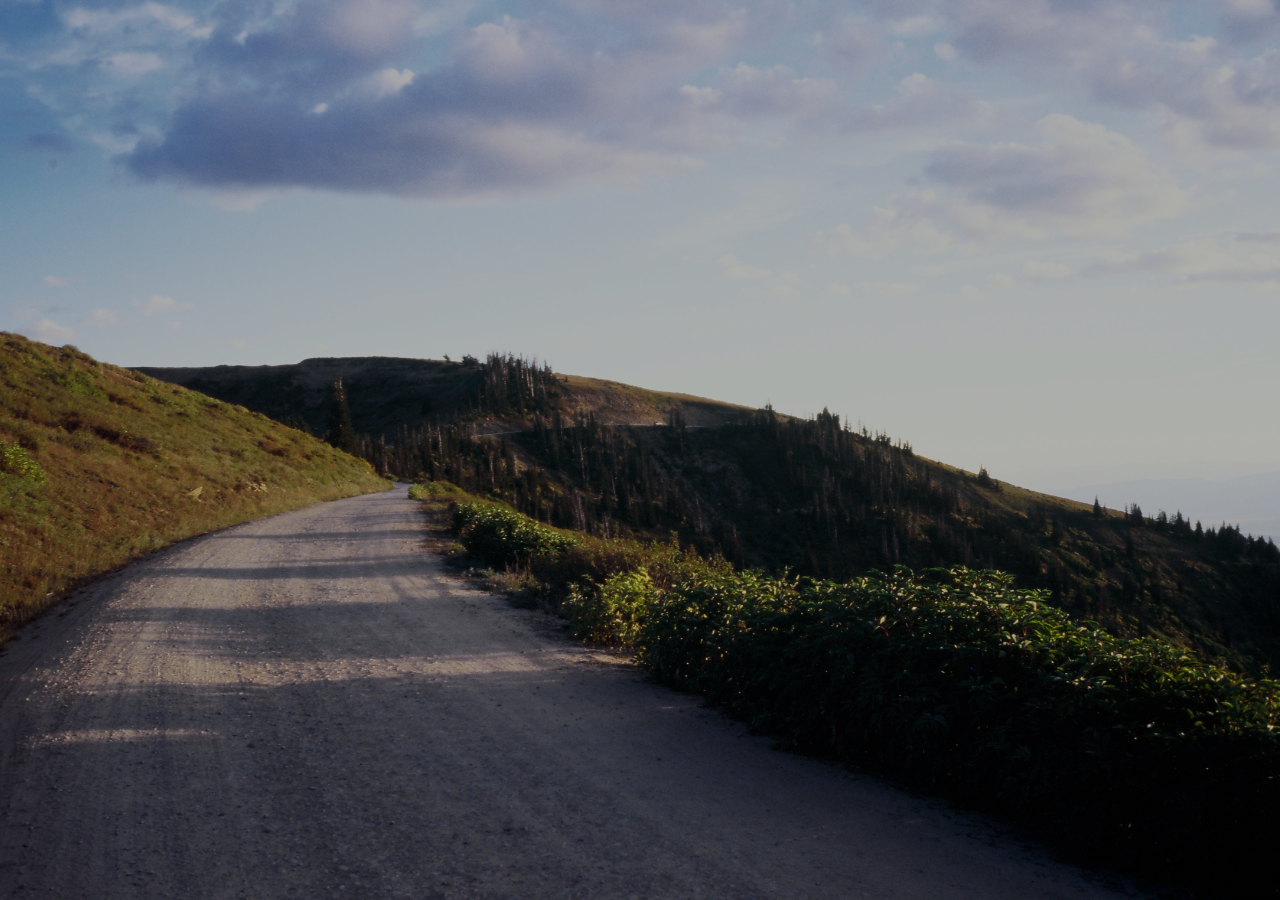
<file: landing.html>
<!doctype html>
<html lang="en">
    <meta charset="UTF-8" />
    <meta name="viewport" content="width=device-width, initial-scale=1.0" />
    <link rel="stylesheet" href="landing.css" />
  </head>
  <body>
   <div class="hero-section">
  <div class="hero-overlay"></div>
  
  <a href="index.html" class="logo-container">
    <h1 class="logo-text">UTAH MIXED EPIC</h1>
  </a>
</div>
    
  </body>
</html>
</file>
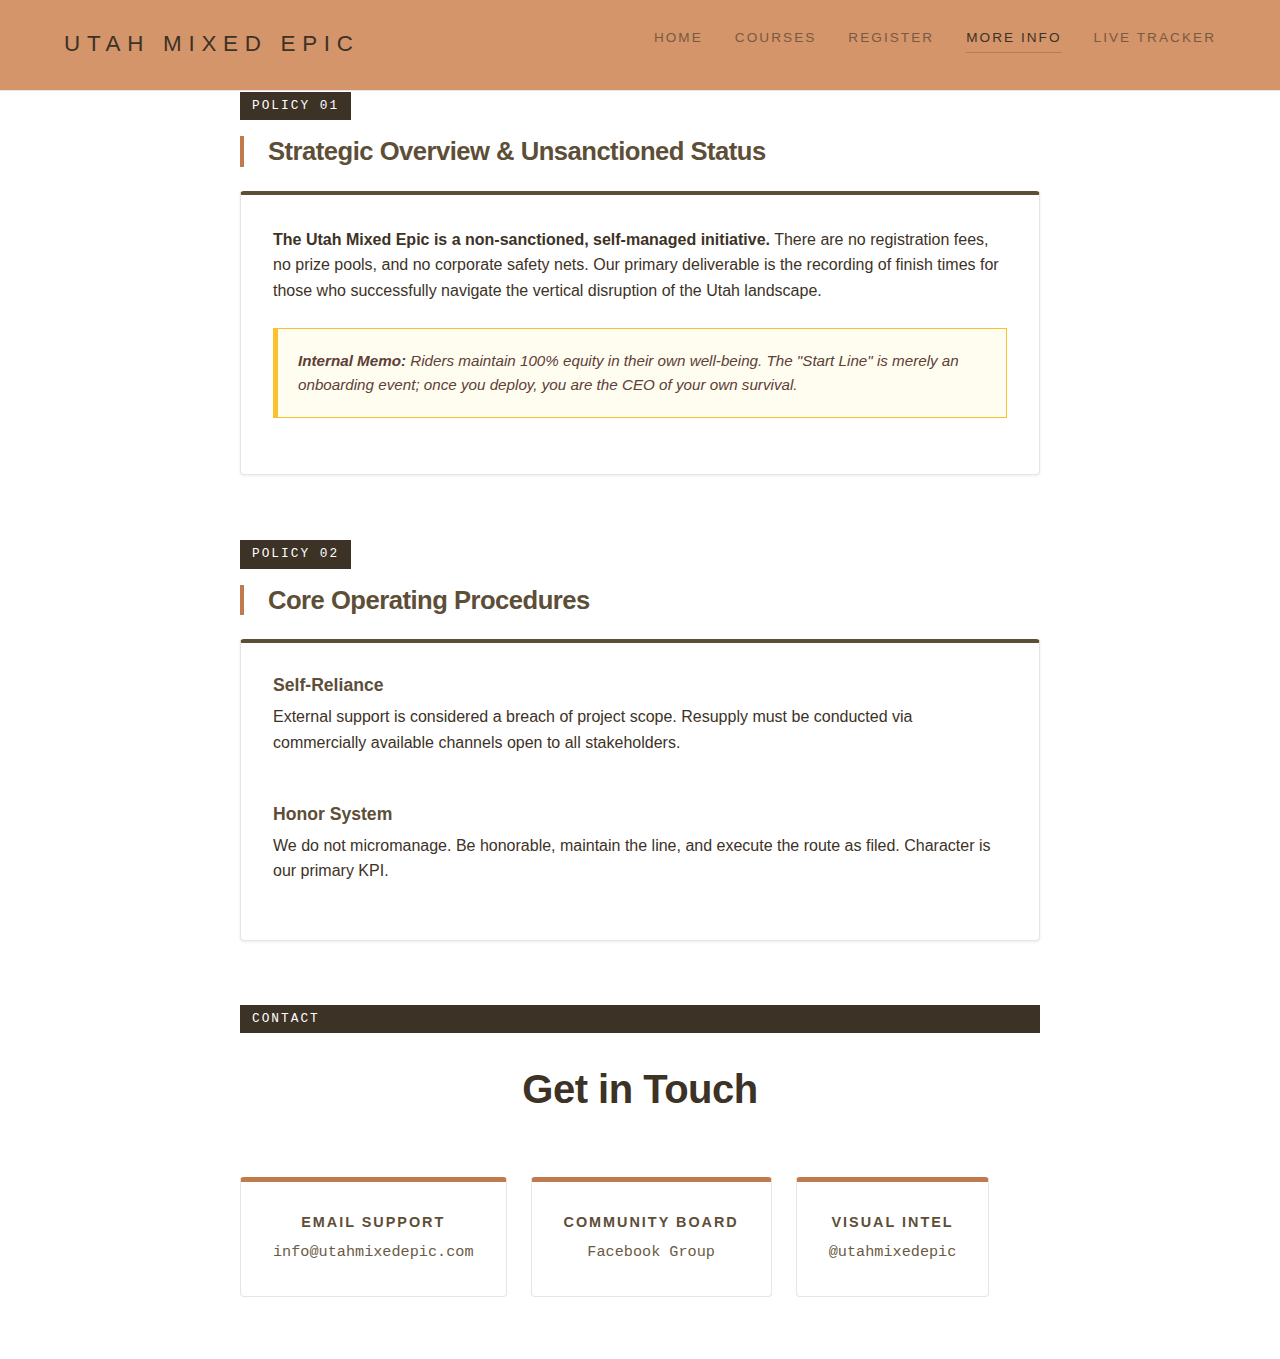
<file: more-info.html>
<!doctype html>
<html lang="en">
  <head>
    <meta charset="UTF-8" />
    <meta name="viewport" content="width=device-width, initial-scale=1.0" />
    <title>Courses - Utah Mixed Epic</title>
    <link rel="stylesheet" href="global.css">
    <link rel="stylesheet" href="info.css">
  </head>
  <body>
    <!-- Navigation -->
    <nav class="navbar">
      <div class="container">
        <div class="logo">
          <h1>Utah Mixed Epic</h1>
        </div>
        <div class="hamburger" id="hamburger">
          <span class="bar"></span>
          <span class="bar"></span>
          <span class="bar"></span>
        </div>
        <ul class="nav-links">
          <li><a href="home.html">Home</a></li>
          <li><a href="courses.html">Courses</a></li>
          <li><a href="registration.html">Register</a></li>
          <li><a href="more-info.html" class="active">More Info</a></li>
          <li><a href="https://trackleaders.com/utahmixedepic25" target="_blank">Live Tracker</a></li>
        </ul>
      </div>
    </nav>
<div class="info-block">
  <div class="info-header-side">
    <div class="info-tag">Policy 01</div>
    <h2>Strategic Overview & Unsanctioned Status</h2>
  </div>
  <div class="info-content">
    <p><strong>The Utah Mixed Epic is a non-sanctioned, self-managed initiative.</strong> There are no registration fees, no prize pools, and no corporate safety nets. Our primary deliverable is the recording of finish times for those who successfully navigate the vertical disruption of the Utah landscape.</p>
    <div class="memo-box">
      <strong>Internal Memo:</strong> Riders maintain 100% equity in their own well-being. The "Start Line" is merely an onboarding event; once you deploy, you are the CEO of your own survival.
    </div>
  </div>
</div>

<div class="info-block">
  <div class="info-header-side">
    <div class="info-tag">Policy 02</div>
    <h2>Core Operating Procedures</h2>
  </div>
  <div class="info-content">
    <div class="rules-grid">
      <div class="rule-card">
        <h4>Self-Reliance</h4>
        <p>External support is considered a breach of project scope. Resupply must be conducted via commercially available channels open to all stakeholders.</p>
      </div>
      <div class="rule-row">
        <h4>Honor System</h4>
        <p>We do not micromanage. Be honorable, maintain the line, and execute the route as filed. Character is our primary KPI.</p>
      </div>
    </div>
  </div>
</div>


    <div class="info-block">
      <div class="info-tag">Contact</div>
      <h2>Get in Touch</h2>
      <div class="contact-grid">
        <a href="mailto:info@utahmixedepic.com" class="contact-item-card">
          <h4>Email Support</h4>
          <p>info@utahmixedepic.com</p>
        </a>
        <a
          href="https://www.facebook.com/groups/utahmixedepic/"
          class="contact-item-card"
        >
          <h4>Community Board</h4>
          <p>Facebook Group</p>
        </a>
        <a
          href="https://www.instagram.com/utahmixedepic/"
          class="contact-item-card"
        >
          <h4>Visual Intel</h4>
          <p>@utahmixedepic</p>
        </a>
      </div>
    </div>
  </div>
  <script src="script.js"></script>
</section>
</file>
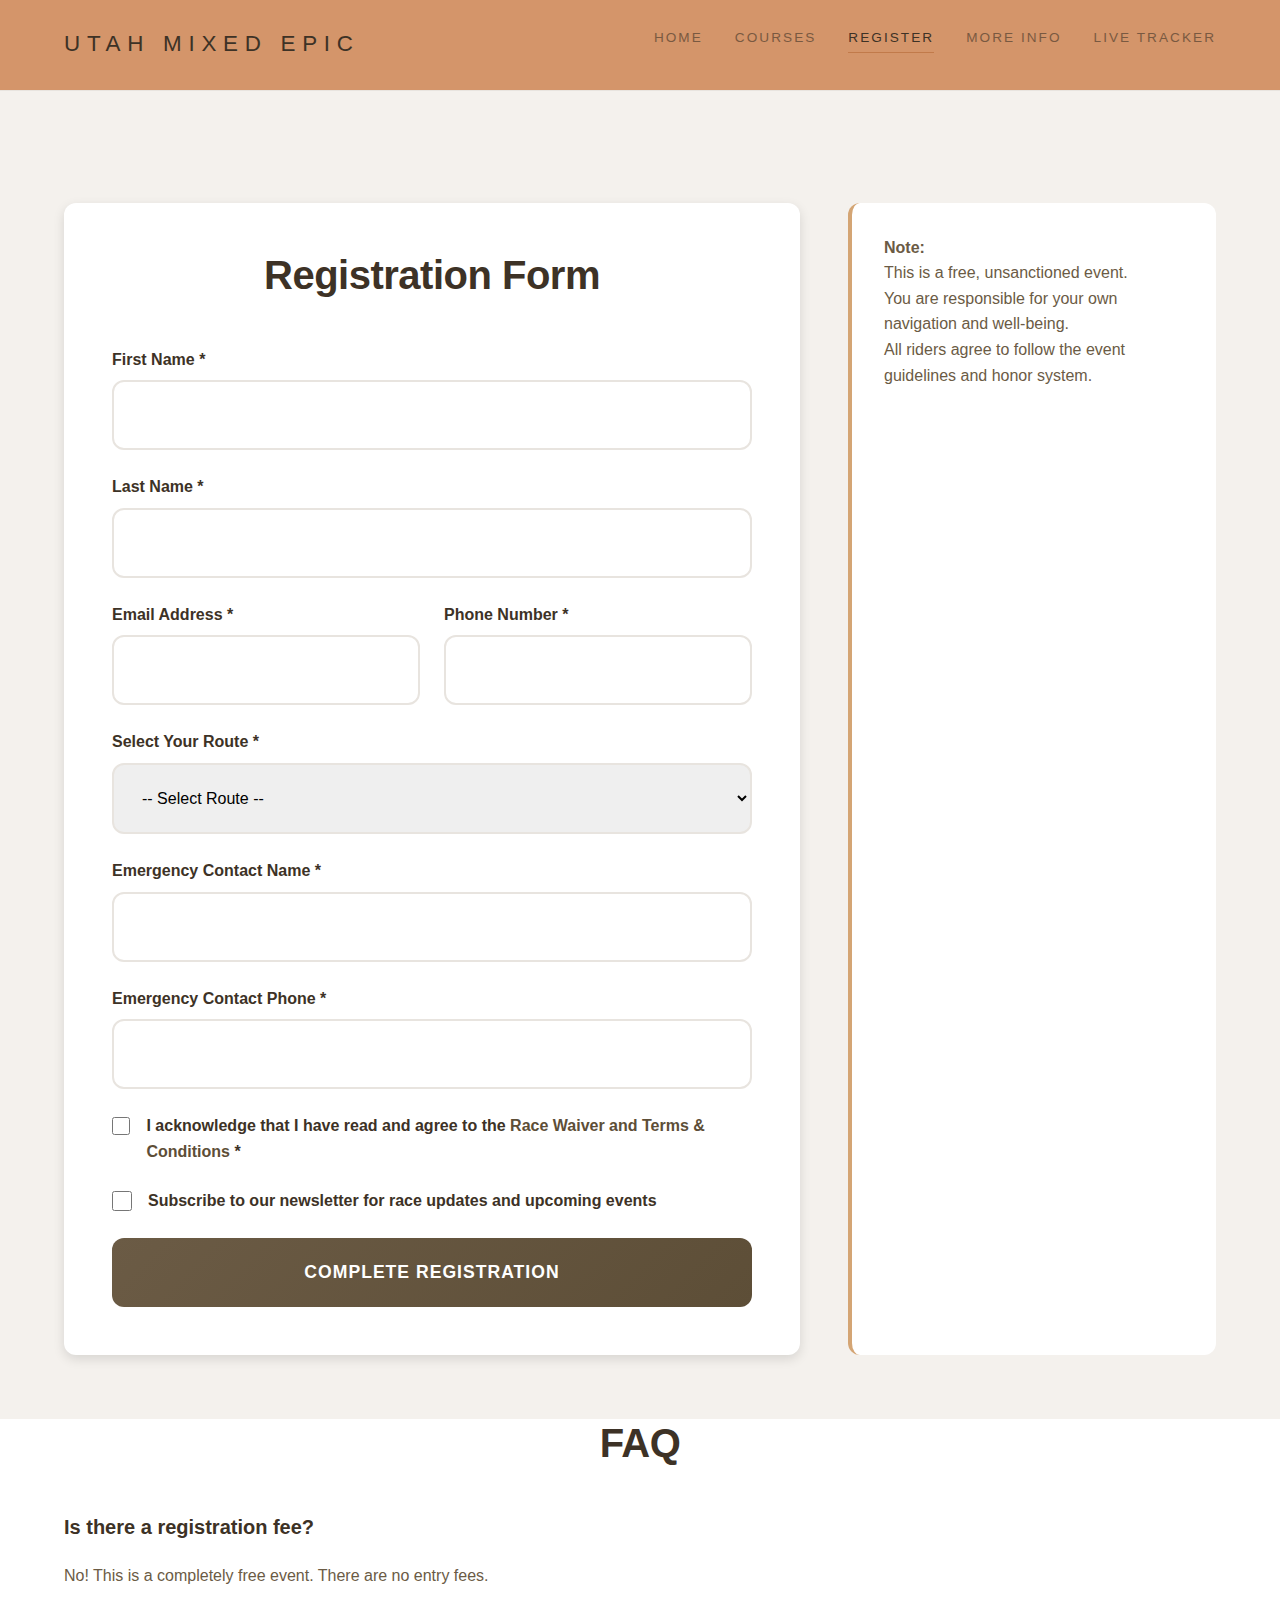
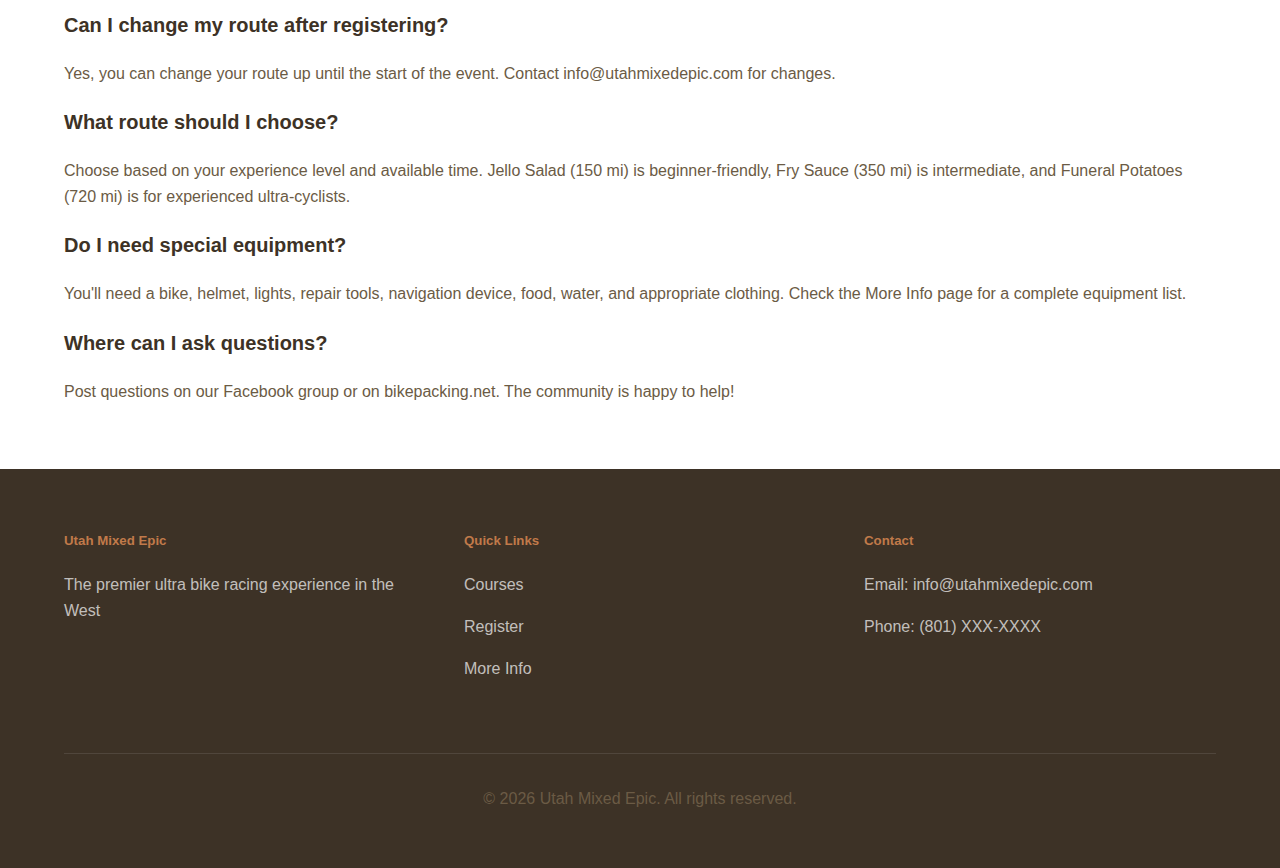
<file: registration.html>
<!doctype html>
<html lang="en">
  <head>
    <meta charset="UTF-8" />
    <meta name="viewport" content="width=device-width, initial-scale=1.0" />
    <title>Registration - Utah Mixed Epic</title>
    <link rel="stylesheet" href="global.css" />
    <link rel="stylesheet" href="registration.css" />
  </head>
  <body>
    <!-- Navigation -->
    <nav class="navbar">
      <div class="container">
        <div class="logo">
          <h1>Utah Mixed Epic</h1>
        </div>
        <ul class="nav-links">
          <li><a href="index.html">Home</a></li>
          <li><a href="courses.html">Courses</a></li>
          <li><a href="registration.html" class="active">Register</a></li>
          <li><a href="more-info.html">More Info</a></li>
          <li>
            <a href="https://trackleaders.com/utahmixedepic25" target="_blank"
              >Live Tracker</a
            >
          </li>
        </ul>
      </div>
    </nav>
    <!-- Registration Section -->
    <section class="registration-section">
      <div class="container">
        <div class="registration-wrapper">
          <div class="registration-form-wrapper">
            <h2>Registration Form</h2>
            <form id="registrationForm" class="registration-form">
              <div class="form-group">
                <label for="firstName">First Name *</label>
                <input type="text" id="firstName" name="firstName" required />
              </div>

              <div class="form-group">
                <label for="lastName">Last Name *</label>
                <input type="text" id="lastName" name="lastName" required />
              </div>

              <div class="form-row">
                <div class="form-group">
                  <label for="email">Email Address *</label>
                  <input type="email" id="email" name="email" required />
                </div>
                <div class="form-group">
                  <label for="phone">Phone Number *</label>
                  <input type="tel" id="phone" name="phone" required />
                </div>
              </div>

              <div class="form-group">
                <label for="course">Select Your Route *</label>
                <select id="course" name="course" required>
                  <option value="">-- Select Route --</option>
                  <option value="Jello Salad">Jello Salad - 150 miles</option>
                  <option value="Fry Sauce">Fry Sauce - 350 miles</option>
                  <option value="Funeral Potatoes">
                    Funeral Potatoes - 720 miles
                  </option>
                </select>
              </div>

              <div class="form-group">
                <label for="emergencyContact">Emergency Contact Name *</label>
                <input
                  type="text"
                  id="emergencyContact"
                  name="emergencyContact"
                  required
                />
              </div>

              <div class="form-group">
                <label for="emergencyPhone">Emergency Contact Phone *</label>
                <input
                  type="tel"
                  id="emergencyPhone"
                  name="emergencyPhone"
                  required
                />
              </div>

              <div class="form-group checkbox">
                <input type="checkbox" id="waiver" name="waiver" required />
                <label for="waiver"
                  >I acknowledge that I have read and agree to the
                  <a href="#" class="link"
                    >Race Waiver and Terms & Conditions</a
                  >
                  *</label
                >
              </div>

              <div class="form-group checkbox">
                <input type="checkbox" id="newsletter" name="newsletter" />
                <label for="newsletter"
                  >Subscribe to our newsletter for race updates and upcoming
                  events</label
                >
              </div>

              <button type="submit" class="submit-button">
                Complete Registration
              </button>
            </form>
          </div>

            <div class="registration-note">
              <p>
                <strong>Note:</strong> <br /> This is a free, unsanctioned event. 
                <br /> You are responsible for your own navigation and well-being.
                <br />All riders agree to follow the event guidelines and honor system.
              </p>
            </div>
          </div>
        </div>
      </div>
    </section>

    <!-- FAQ Section -->
    <section class="faq-section">
      <div class="container">
        <h2>FAQ</h2>
        <div class="faq-grid">
          <div class="faq-item">
            <h4>Is there a registration fee?</h4>
            <p>No! This is a completely free event. There are no entry fees.</p>
          </div>

          <div class="faq-item">
            <h4>Can I change my route after registering?</h4>
            <p>
              Yes, you can change your route up until the start of the event.
              Contact info@utahmixedepic.com for changes.
            </p>
          </div>
          <div class="faq-item">
            <h4>What route should I choose?</h4>
            <p>
              Choose based on your experience level and available time. Jello
              Salad (150 mi) is beginner-friendly, Fry Sauce (350 mi) is
              intermediate, and Funeral Potatoes (720 mi) is for experienced
              ultra-cyclists.
            </p>
          </div>
          <div class="faq-item">
            <h4>Do I need special equipment?</h4>
            <p>
              You'll need a bike, helmet, lights, repair tools, navigation
              device, food, water, and appropriate clothing. Check the More Info
              page for a complete equipment list.
            </p>
          </div>
          <div class="faq-item">
            <h4>Where can I ask questions?</h4>
            <p>
              Post questions on our Facebook group or on bikepacking.net. The
              community is happy to help!
            </p>
          </div>
        </div>
      </div>
    </section>

    <!-- Footer -->
    <footer class="footer">
      <div class="container">
        <div class="footer-content">
          <div class="footer-section">
            <h5>Utah Mixed Epic</h5>
            <p>The premier ultra bike racing experience in the West</p>
          </div>
          <div class="footer-section">
            <h5>Quick Links</h5>
            <ul>
              <li><a href="courses.html">Courses</a></li>
              <li><a href="registration.html">Register</a></li>
              <li><a href="more-info.html">More Info</a></li>
            </ul>
          </div>
          <div class="footer-section">
            <h5>Contact</h5>
            <p>Email: info@utahmixedepic.com</p>
            <p>Phone: (801) XXX-XXXX</p>
          </div>
        </div>
        <div class="footer-bottom">
          <p>&copy; 2026 Utah Mixed Epic. All rights reserved.</p>
        </div>
      </div>
    </footer>

    <script src="script.js"></script>
  </body>
</html>
</file>
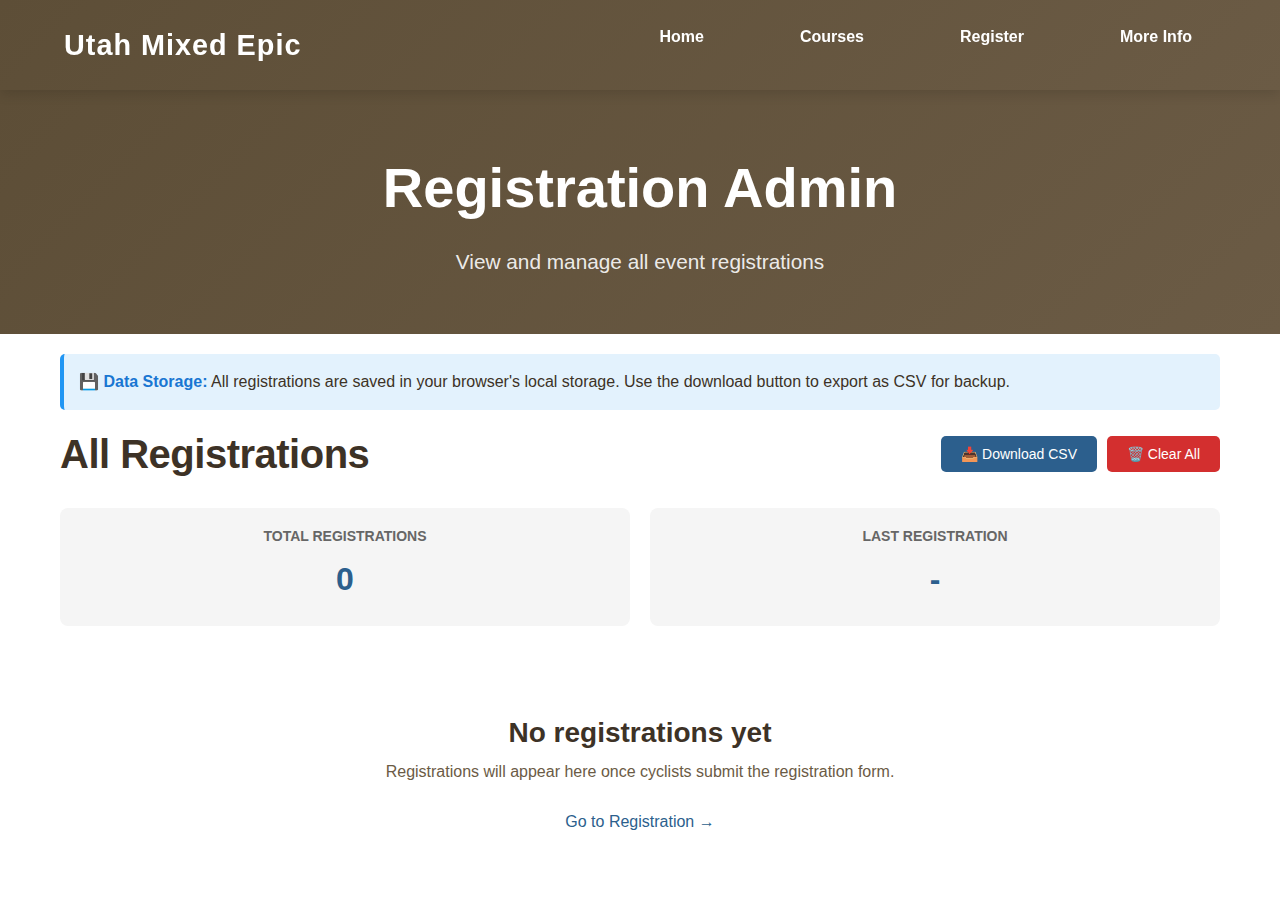
<file: registrations-admin.html>
<!doctype html>
<html lang="en">
  <head>
    <meta charset="UTF-8" />
    <meta name="viewport" content="width=device-width, initial-scale=1.0" />
    <title>Registrations Admin - Utah Mixed Epic</title>
    <link rel="stylesheet" href="styles.css" />
    <style>
      .admin-container {
        max-width: 1200px;
        margin: 0 auto;
        padding: 20px;
      }

      .admin-header {
        display: flex;
        justify-content: space-between;
        align-items: center;
        margin-bottom: 30px;
      }

      .admin-header h2 {
        margin: 0;
      }

      .btn-group {
        display: flex;
        gap: 10px;
      }

      .btn {
        padding: 10px 20px;
        background-color: #2c5f8d;
        color: white;
        border: none;
        border-radius: 5px;
        cursor: pointer;
        font-size: 14px;
      }

      .btn:hover {
        background-color: #1e4356;
      }

      .btn-danger {
        background-color: #d32f2f;
      }

      .btn-danger:hover {
        background-color: #b71c1c;
      }

      .stats {
        display: grid;
        grid-template-columns: repeat(auto-fit, minmax(200px, 1fr));
        gap: 20px;
        margin-bottom: 30px;
      }

      .stat-card {
        background: #f5f5f5;
        padding: 20px;
        border-radius: 8px;
        text-align: center;
      }

      .stat-card h3 {
        margin: 0 0 10px 0;
        color: #666;
        font-size: 14px;
        text-transform: uppercase;
      }

      .stat-card .number {
        font-size: 32px;
        font-weight: bold;
        color: #2c5f8d;
      }

      .registrations-table {
        width: 100%;
        border-collapse: collapse;
        background: white;
        box-shadow: 0 2px 4px rgba(0, 0, 0, 0.1);
        border-radius: 8px;
        overflow: hidden;
      }

      .registrations-table thead {
        background-color: #2c5f8d;
        color: white;
      }

      .registrations-table th {
        padding: 15px;
        text-align: left;
        font-weight: 600;
      }

      .registrations-table td {
        padding: 12px 15px;
        border-bottom: 1px solid #eee;
      }

      .registrations-table tbody tr:hover {
        background-color: #f9f9f9;
      }

      .action-btn {
        padding: 6px 12px;
        font-size: 12px;
        margin-right: 5px;
      }

      .empty-state {
        text-align: center;
        padding: 60px 20px;
        color: #999;
      }

      .empty-state h3 {
        margin-bottom: 10px;
      }

      .export-info {
        background: #e3f2fd;
        padding: 15px;
        border-radius: 5px;
        margin-bottom: 20px;
        border-left: 4px solid #2196f3;
      }

      .export-info strong {
        color: #1976d2;
      }
    </style>
  </head>
  <body>
    <!-- Navigation -->
    <nav class="navbar">
      <div class="container">
        <div class="logo">
          <h1>Utah Mixed Epic</h1>
        </div>
        <ul class="nav-links">
          <li><a href="index.html">Home</a></li>
          <li><a href="courses.html">Courses</a></li>
          <li><a href="registration.html">Register</a></li>
          <li><a href="more-info.html">More Info</a></li>
        </ul>
      </div>
    </nav>

    <!-- Admin Section -->
    <section class="page-header">
      <h1>Registration Admin</h1>
      <p>View and manage all event registrations</p>
    </section>

    <div class="admin-container">
      <div class="export-info">
        <strong>💾 Data Storage:</strong> All registrations are saved in your
        browser's local storage. Use the download button to export as CSV for
        backup.
      </div>

      <div class="admin-header">
        <h2>All Registrations</h2>
        <div class="btn-group">
          <button class="btn" onclick="exportToCSV()">📥 Download CSV</button>
          <button class="btn btn-danger" onclick="clearAllRegistrations()">
            🗑️ Clear All
          </button>
        </div>
      </div>

      <div class="stats">
        <div class="stat-card">
          <h3>Total Registrations</h3>
          <div class="number" id="totalCount">0</div>
        </div>
        <div class="stat-card">
          <h3>Last Registration</h3>
          <div class="number" id="lastReg">-</div>
        </div>
      </div>

      <div id="registrationsContainer"></div>
    </div>

    <script src="script.js"></script>
    <script>
      // Display all registrations
      function displayRegistrations() {
        const registrations = getAllRegistrations();
        const container = document.getElementById("registrationsContainer");

        // Update stats
        document.getElementById("totalCount").textContent =
          registrations.length;

        if (registrations.length > 0) {
          const lastDate = new Date(
            registrations[registrations.length - 1].timestamp,
          );
          document.getElementById("lastReg").textContent =
            lastDate.toLocaleDateString();
        }

        if (registrations.length === 0) {
          container.innerHTML = `
            <div class="empty-state">
              <h3>No registrations yet</h3>
              <p>Registrations will appear here once cyclists submit the registration form.</p>
              <a href="registration.html" style="color: #2c5f8d; text-decoration: none;">Go to Registration →</a>
            </div>
          `;
          return;
        }

        // Create table
        let html = `
          <table class="registrations-table">
            <thead>
              <tr>
                <th>Name</th>
                <th>Email</th>
                <th>Phone</th>
                <th>Course</th>
                <th>Age</th>
                <th>Emergency Contact</th>
                <th>Date Registered</th>
                <th>Action</th>
              </tr>
            </thead>
            <tbody>
        `;

        registrations.forEach((reg) => {
          const date = new Date(reg.timestamp);
          const formattedDate =
            date.toLocaleDateString() + " " + date.toLocaleTimeString();

          html += `
            <tr>
              <td>${reg.firstName} ${reg.lastName}</td>
              <td>${reg.email}</td>
              <td>${reg.phone}</td>
              <td>${reg.course}</td>
              <td>${reg.age}</td>
              <td>${reg.emergencyContact}</td>
              <td>${formattedDate}</td>
              <td>
                <button class="btn action-btn btn-danger" onclick="deleteReg(${reg.id})">Delete</button>
              </td>
            </tr>
          `;
        });

        html += `
            </tbody>
          </table>
        `;

        container.innerHTML = html;
      }

      // Delete a single registration
      function deleteReg(id) {
        if (confirm("Are you sure you want to delete this registration?")) {
          deleteRegistration(id);
          displayRegistrations();
        }
      }

      // Clear all registrations
      function clearAllRegistrations() {
        if (
          confirm(
            "Are you sure? This will delete ALL registrations. This cannot be undone!",
          )
        ) {
          localStorage.removeItem("umeRegistrations");
          displayRegistrations();
          alert("All registrations have been cleared.");
        }
      }

      // Export registrations to CSV
      function exportToCSV() {
        const registrations = getAllRegistrations();

        if (registrations.length === 0) {
          alert("No registrations to export.");
          return;
        }

        // Create CSV header
        const headers = [
          "First Name",
          "Last Name",
          "Email",
          "Phone",
          "Age",
          "Course",
          "Emergency Contact",
          "Emergency Phone",
          "Date Registered",
        ];

        // Create CSV rows
        let csvContent = headers.join(",") + "\n";

        registrations.forEach((reg) => {
          const date = new Date(reg.timestamp).toLocaleString();
          const row = [
            reg.firstName,
            reg.lastName,
            reg.email,
            reg.phone,
            reg.age,
            reg.course,
            reg.emergencyContact,
            reg.emergencyPhone,
            date,
          ];

          // Wrap fields in quotes to handle commas
          csvContent += row.map((field) => `"${field}"`).join(",") + "\n";
        });

        // Create blob and download
        const blob = new Blob([csvContent], {
          type: "text/csv;charset=utf-8;",
        });
        const link = document.createElement("a");
        const url = URL.createObjectURL(blob);

        link.setAttribute("href", url);
        link.setAttribute(
          "download",
          `ume-registrations-${new Date().toISOString().split("T")[0]}.csv`,
        );
        link.style.visibility = "hidden";

        document.body.appendChild(link);
        link.click();
        document.body.removeChild(link);
      }

      // Initialize on page load
      document.addEventListener("DOMContentLoaded", function () {
        displayRegistrations();

        // Refresh every 5 seconds to show real-time updates
        setInterval(displayRegistrations, 5000);
      });
    </script>
  </body>
</html>
</file>
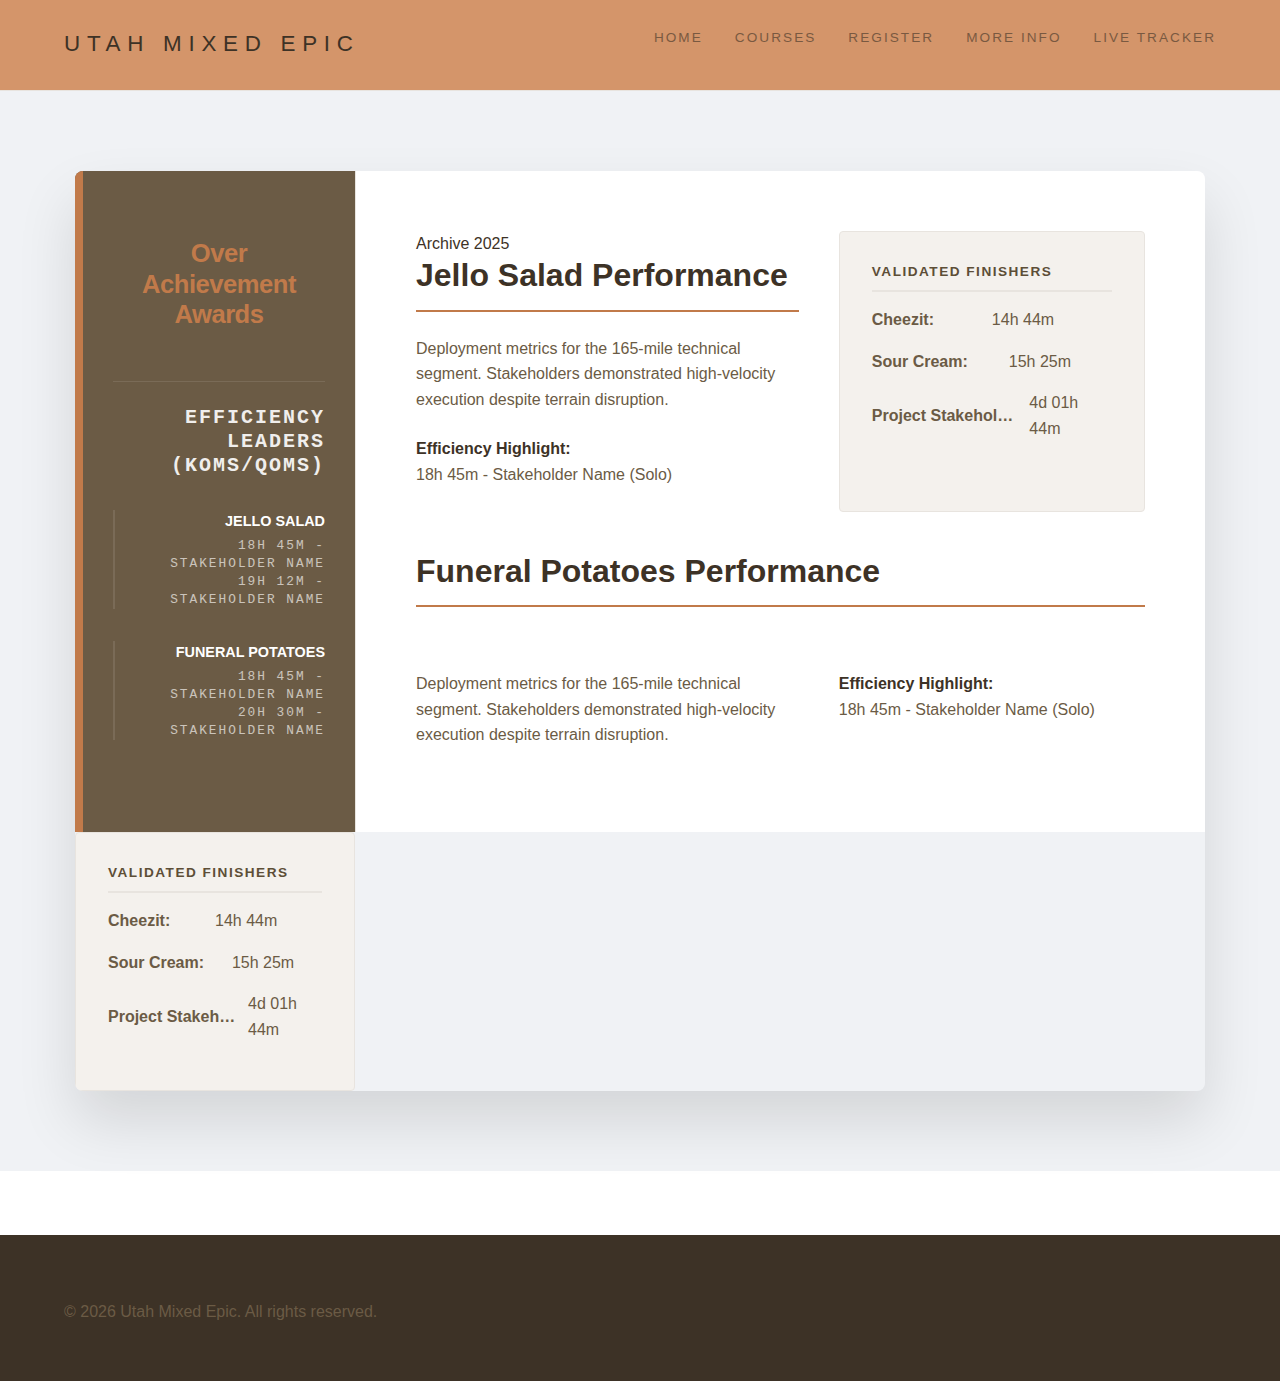
<file: results.html>
<!doctype html>
<html lang="en">
  <head>
    <meta charset="UTF-8" />
    <meta name="viewport" content="width=device-width, initial-scale=1.0" />
    <title>Results - Utah Mixed Epic</title>
    <link rel="stylesheet" href="global.css" />
    <link rel="stylesheet" href="results.css" />
  </head>
  <body>
    <nav class="navbar">
      <div class="container">
        <div class="logo">
          <h1>Utah Mixed Epic</h1>
        </div>
        <ul class="nav-links">
          <li><a href="index.html">Home</a></li>
          <li><a href="courses.html">Courses</a></li>
          <li><a href="registration.html">Register</a></li>
          <li><a href="more-info.html">More Info</a></li>
          <li><a href="https://trackleaders.com/utahmixedepic25" target="_blank">Live Tracker</a></li>
        </ul>
      </div>
    </nav>

    <section class="results-dashboard">
      <div class="dashboard-container">
        
        <div class="hero-metric-box">
          <div class="info-tag"></div>
          <h2>Over Achievement Awards</h2>
          
          <div class="leaderboard-rail">
            <h4><strong>Efficiency Leaders (KOMS/QOMS)</strong></h4>
            <div class="rail-item">
              <strong>Jello Salad</strong>
              <p>18h 45m - Stakeholder Name</p>
              <p>19h 12m - Stakeholder Name</p>
            </div>
            <div class="rail-item">
              <strong>Funeral Potatoes</strong>
              <p>18h 45m - Stakeholder Name</p>
              <p>20h 30m - Stakeholder Name</p>
            </div>
          </div>
        </div>

        <div class="data-card-main">
          <div class="stats-overview">
            <div class="info-tag">Archive 2025</div>
            <h3>Jello Salad Performance</h3>
            
            <p>Deployment metrics for the 165-mile technical segment. Stakeholders demonstrated high-velocity execution despite terrain disruption.</p>
            
            <div class="memo-box">
              <strong>Efficiency Highlight:</strong> 
              <p>18h 45m - Stakeholder Name (Solo)</p>
            </div>
          </div>

          <div class="rider-list">
            <h4>Validated Finishers</h4>
            <ul class="checklist">
              <li><strong>Cheezit:</strong> 14h 44m</li>
              <li><strong>Sour Cream:</strong> 15h 25m</li>
              <li><strong>Project Stakeholder C:</strong> 4d 01h 44m</li>
            </ul>
          </div>  
     
             <h3>Funeral Potatoes Performance</h3>
            
            <p>Deployment metrics for the 165-mile technical segment. Stakeholders demonstrated high-velocity execution despite terrain disruption.</p>
            
            <div class="memo-box">
              <strong>Efficiency Highlight:</strong> 
              <p>18h 45m - Stakeholder Name (Solo)</p>
            </div>
          </div>

          <div class="rider-list">
            <h4>Validated Finishers</h4>
            <ul class="checklist">
              <li><strong>Cheezit:</strong> 14h 44m</li>
              <li><strong>Sour Cream:</strong> 15h 25m</li>
              <li><strong>Project Stakeholder C:</strong> 4d 01h 44m</li>
            </ul>
          </div>
        </div>

      </div>
    </section>
    </section>

   

    <footer class="footer">
      <div class="container">
        <p>&copy; 2026 Utah Mixed Epic. All rights reserved.</p>
      </div>
    </footer>
  </body>
</html>
</file>
<file: landing.css>
/* Ensure the body takes up the full screen */
body,
html {
  margin: 0;
  padding: 0;
  height: 100%;
  font-family: "Helvetica Neue", Arial, sans-serif;
}

/* Background image setup */
.hero-section {
  position: relative;
  height: 100vh;
  width: 100%;
  background-image: url("UME Skyline Drive.JPG"); /* Remember to update your path */
  background-size: cover;
  background-position: center;
  display: flex;
  justify-content: center;
  align-items: center;
  overflow: hidden;
}

/* Dark overlay for text readability */
.hero-overlay {
  position: absolute;
  top: 0;
  left: 0;
  width: 100%;
  height: 100%;
  background-color: rgba(0, 0, 0, 0.3);
  z-index: 1;
}

/* 1. The initial load animation (fade and slide up)
*/
@keyframes fadeAndSlideUp {
  from {
    opacity: 0;
    transform: translateY(30px);
  }
  to {
    opacity: 1;
    transform: translateY(0);
  }
}

/* 2. The continuous rolling wave for the border */
@keyframes rollingWave {
  0% {
    border-radius: 43% 57% 41% 59% / 53% 45% 58% 42%;
  }
  25% {
    border-radius: 57% 43% 59% 41% / 45% 53% 42% 58%;
  }
  50% {
    border-radius: 43% 57% 41% 59% / 58% 42% 53% 45%;
  }
  75% {
    border-radius: 59% 41% 57% 43% / 42% 58% 45% 53%;
  }
  100% {
    border-radius: 43% 57% 41% 59% / 53% 45% 58% 42%;
  }
}

/* The main container styling */
.logo-container {
  position: relative;
  z-index: 2;
  display: inline-block;
  text-decoration: none;
  padding: 1.5rem 3.5rem; /* Spacious padding to let the wave move */
  text-align: center;

  opacity: 0;
  animation: fadeAndSlideUp 1.5s ease-out 0.5s forwards;
}

/* The rippling wave border */
.logo-container::before {
  content: "";
  position: absolute;
  top: 0;
  left: 0;
  right: 0;
  bottom: 0;
  border: 3px solid #ffffff;
  z-index: -1; /* Puts the border behind the text */

  /* Applies the wave animation */
  animation: rollingWave 6s linear infinite;
  transition: background-color 0.3s ease;
}

/* Hover effect fills the wave slightly */
.logo-container:hover::before {
  background-color: rgba(255, 255, 255, 0.15);
  cursor: pointer;
}

.logo-text {
  color: #ffffff;
  font-size: 2rem;
  font-weight: 300;
  text-transform: uppercase;
  letter-spacing: 0.8em;
  margin: 0;
  margin-right: -0.8em;
}

/* styling for the optional logo image */
.logo-image {
  max-width: 100%; /* scale down on smaller screens */
  height: auto; /* preserve aspect ratio */
  display: block; /* remove inline whitespace */
  margin: 0 auto; /* center inside container */
  max-height: 500px; /* limit vertical size */
}
/* ===== STRATEGIC STEALTH: SEO HIDING ===== */

.visually-hidden, 
.hero-content-brief {
  position: absolute !important;
  width: 1px !important;
  height: 1px !important;
  padding: 0 !important;
  margin: -1px !important;
  overflow: hidden !important;
  clip: rect(0, 0, 0, 0) !important;
  white-space: nowrap !important;
  border: 0 !important;
}

/* Responsive adjustments for mobile */
@media (max-width: 768px) {
  .logo-container {
    padding: 2rem 2.5rem;
    border-width: 2px;
  }

  .logo-text {
    font-size: 1.2rem;
    letter-spacing: 0.5em;
    margin-right: -0.5em;
  }
}
</file>
<file: global.css>
/* ===== ROOT & VARIABLES ===== */
:root {
  --primary-color: #5d4e37;
  --secondary-color: #6b5b45;
  --accent-color: #c17a4a;
  --accent-light: #d4956a;
  --text-dark: #3d3226;
  --text-light: #6b5b45;
  --bg-light: #f4f1ed;
  --bg-white: #ffffff;
  --border-color: #e8e4df;
  --success-color: #7b9e6e;
  --warning-color: #d4a574;
  --error-color: #a85d4f;

  --font-primary:
    -apple-system, BlinkMacSystemFont, "Segoe UI", "Roboto", sans-serif;
  --font-accent: "Segoe UI", sans-serif;

  --spacing-xs: 0.5rem;
  --spacing-sm: 1rem;
  --spacing-md: 1.5rem;
  --spacing-lg: 2rem;
  --spacing-xl: 3rem;
  --spacing-xxl: 4rem;

  --shadow-sm: 0 1px 3px rgba(0, 0, 0, 0.08);
  --shadow-md: 0 4px 12px rgba(0, 0, 0, 0.12);
  --shadow-lg: 0 12px 32px rgba(0, 0, 0, 0.15);

  --transition: all 0.3s cubic-bezier(0.4, 0, 0.2, 1);
  --border-radius: 12px;
}

/* ===== RESET & BASE STYLES ===== */
* {
  margin: 0;
  padding: 0;
  box-sizing: border-box;
}

html {
  scroll-behavior: smooth;
  font-size: 16px;
}

body {
  font-family: var(--font-primary);
  color: var(--text-dark);
  line-height: 1.6;
  background-color: var(--bg-white);
}

.container {
  max-width: 1200px;
  margin: 0 auto;
  padding: 0 var(--spacing-md);
}

/* ===== TYPOGRAPHY ===== */
h1,
h2,
h3,
h4,
h5,
h6 {
  font-weight: 700;
  line-height: 1.2;
  margin-bottom: var(--spacing-md);
  color: var(--text-dark);
}

h1 {
  font-size: 3.5rem;
}
h2 {
  font-size: 2.5rem;
  text-align: center;
  margin-bottom: var(--spacing-xl);
  font-weight: 800;
  letter-spacing: -0.5px;
}
h3 {
  font-size: 1.75rem;
}
h4 {
  font-size: 1.25rem;
}

p {
  margin-bottom: var(--spacing-md);
  color: var(--text-light);
}

a {
  color: var(--primary-color);
  text-decoration: none;
  transition: var(--transition);
}
a:hover {
  color: var(--accent-color);
}

ul,
ol {
  margin-left: var(--spacing-lg);
  margin-bottom: var(--spacing-md);
}
li {
  margin-bottom: var(--spacing-sm);
  color: var(--text-light);
}

/* ===== NAVIGATION ===== */
.navbar {
  /* Using a slightly transparent white with a blur effect for a modern, minimal glass look */
  background-color: var(--accent-light);
  backdrop-filter: blur(10px);
  padding: var(--spacing-md) 0;
  position: sticky;
  top: 0;
  z-index: 1000;
  /* Replaced the heavy shadow with a crisp, subtle border */
  border-bottom: 1px solid var(--border-color);
}

.navbar .container {
  display: flex;
  justify-content: space-between;
  align-items: center;
}

.logo h1 {
  color: var(--text-dark);
  font-size: 1.4rem;
  margin: 0;
  font-weight: 300; /* Lighter weight to match the landing page */
  text-transform: uppercase;
  letter-spacing: 0.3em; /* Wide tracking for that cinematic feel */
}

.nav-links {
  display: flex;
  list-style: none;
  gap: var(--spacing-lg);
  margin: 0;
  padding: 0;
}

.nav-links a {
  color: var(--text-dark);
  font-size: 0.85rem; /* Slightly smaller for a refined look */
  font-weight: 500;
  text-transform: uppercase;
  letter-spacing: 0.15em;
  padding: var(--spacing-xs) 0; /* Removed the heavy block padding */
  transition: var(--transition);
  position: relative;
  opacity: 0.6; /* Softer initial state */
}

/* Minimal hover state */
.nav-links a:hover,
.nav-links a.active {
  background-color: transparent; /* No more blocky backgrounds */
  color: var(--text-dark);
  opacity: 1; /* Brightens up on hover */
}

/* Elegant animated underline for hover/active states */
.nav-links a::after {
  content: "";
  position: absolute;
  width: 0;
  height: 1px;
  bottom: 0;
  left: 0;
  background-color: var(--accent-color);
  transition: width 0.3s cubic-bezier(0.4, 0, 0.2, 1);
}

.nav-links a:hover::after,
.nav-links a.active::after {
  width: 100%;
}

/* ===== PAGE HEADERS ===== */
.page-header {
  background: linear-gradient(
    135deg,
    var(--primary-color),
    var(--secondary-color)
  );
  color: var(--bg-white);
  padding: 4rem var(--spacing-md) 2rem;
  text-align: center;
}

.page-header h1 {
  color: var(--bg-white);
  margin-bottom: var(--spacing-md);
}

.page-header p {
  color: rgba(255, 255, 255, 0.9);
  font-size: 1.3rem;
}

/* ===== SHARED FOOTER ===== */
.footer {
  background: var(--text-dark);
  color: var(--bg-white);
  padding: var(--spacing-xxl) var(--spacing-md) var(--spacing-lg);
  margin-top: var(--spacing-xxl);
}

.footer-content {
  display: grid;
  grid-template-columns: repeat(auto-fit, minmax(280px, 1fr));
  gap: var(--spacing-xl);
  margin-bottom: var(--spacing-xl);
}

.footer-section h5 {
  color: var(--accent-color);
  margin-bottom: var(--spacing-md);
}

.footer-section p {
  color: rgba(255, 255, 255, 0.7);
  margin-bottom: var(--spacing-sm);
}

.footer-section ul {
  list-style: none;
  margin-left: 0;
}

.footer-section a {
  color: rgba(255, 255, 255, 0.7);
}

.footer-section a:hover {
  color: var(--accent-color);
}

.footer-bottom {
  text-align: center;
  padding-top: var(--spacing-lg);
  border-top: 1px solid rgba(255, 255, 255, 0.1);
  color: rgba(255, 255, 255, 0.6);
}

/* ===== GLOBAL RESPONSIVE DESIGN ===== */
@media (max-width: 768px) {
  .container {
    padding: 0 var(--spacing-sm);
  }
  h1 {
    font-size: 2.5rem;
  }
  h2 {
    font-size: 1.75rem;
  }

  .navbar .container {
    flex-direction: column;
    gap: var(--spacing-md);
  }

  .nav-links {
    gap: var(--spacing-md);
    flex-wrap: wrap;
    justify-content: center;
  }
}
</file>
<file: courses.css>
/* ===== 01. PREMIUM COURSE CARDS (SPLIT-PANEL) ===== */
.course-card-premium {
  display: flex;
  background: var(--bg-light);
  border-radius: var(--border-radius);
  overflow: hidden;
  margin-bottom: var(--spacing-xxl);
  box-shadow: var(--shadow-md);
  border: 1px solid var(--border-color);
}

.course-map-side {
  flex: 1.2; /* Map takes priority in the layout */
  background:var(--accent-color);
  min-height: 500px;
}

.course-info-side {
  flex: 0.8;
  padding: var(--spacing-xl);
  display: flex;
  flex-direction: column;
  justify-content: center;
}

.course-tag {
  color: var(--accent-color);
  text-transform: uppercase;
  font-weight: 800;
  font-size: 0.75rem;
  letter-spacing: 1.5px;
  margin-bottom: var(--spacing-xs);
}

.course-info-side h3 {
  font-size: 2.2rem;
  margin-bottom: var(--spacing-sm);
  color: var(--text-dark);
}

/* ===== 02. STATS & DATA ROWS ===== */
.course-stats-row {
  display: flex;
  gap: var(--spacing-md);
  margin-bottom: var(--spacing-md);
  padding-bottom: var(--spacing-md);
  border-bottom: 1px solid var(--border-color);
}

.stat {
  font-size: 0.9rem;
  color: var(--text-light);
}

.stat strong {
  display: block;
  font-size: 1.2rem;
  color: var(--primary-color);
}

/* ===== 03. UNDER DEVELOPMENT PLACEHOLDER ===== */
.development-placeholder {
  background-color: var(--bg-light);
  background-image: repeating-linear-gradient(
    45deg,
    transparent,
    transparent 20px,
    rgba(0, 0, 0, 0.03) 20px,
    rgba(0, 0, 0, 0.03) 40px
  );
  display: flex;
  flex-direction: column;
  align-items: center;
  justify-content: center;
  text-align: center;
  min-height: 500px;
  border-right: 1px solid var(--border-color);
  padding: var(--spacing-lg);
}

.placeholder-icon {
  font-size: 5rem;
  margin-bottom: var(--spacing-md);
  filter: drop-shadow(0 4px 6px rgba(0, 0, 0, 0.1));
}

.placeholder-content h4 {
  color: var(--primary-color);
  text-transform: uppercase;
  letter-spacing: 2px;
  margin-bottom: var(--spacing-sm);
  font-size: 1.4rem;
}

/* ===== 04. COURSE INFORMATION (GRID AT BOTTOM) ===== */
.course-details-section {
  padding: var(--spacing-xxl) 0;
  background-color: var(--bg-white);
}

.details-grid {
  display: grid;
  grid-template-columns: repeat(auto-fit, minmax(300px, 1fr));
  gap: var(--spacing-xl);
  margin-top: var(--spacing-xl);
}

.details-card {
  background: var(--bg-light);
  padding: var(--spacing-lg);
  border-radius: var(--border-radius);
  border: 1px solid var(--border-color);
  transition: var(--transition);
}

.details-card:hover {
  transform: translateY(-6px);
  box-shadow: var(--shadow-lg);
  border-color: var(--accent-color);
}

/* ===== 05. COURSE BUTTONS ===== */
.cta-button-small {
  display: inline-block;
  margin-top: var(--spacing-md);
  padding: 0.6rem 1.2rem;
  background: var(--primary-color);
  color: white;
  text-decoration: none;
  border-radius: 4px;
  font-size: 0.8rem;
  font-weight: 700;
  text-align: center;
  transition: var(--transition);
}

.cta-button-small:hover {
  background: var(--accent-color);
  transform: translateY(-2px);
}

/* ===== 06. COURSES RESPONSIVE ===== */
@media (max-width: 992px) {
  .course-card-premium {
    flex-direction: column;
  }
  .course-map-side,
  .development-placeholder {
    min-height: 400px;
    border-right: none;
    border-bottom: 1px solid var(--border-color);
  }
}
</file>
<file: home.css>
/* ===== 00. REGISTRATION BANNER ===== */
.registration-banner {
  padding: var(--spacing-lg) var(--spacing-md);
  text-align: center;
  animation: slideDown 0.5s ease-out;
}

.registration-banner.pre-registration {
  background-color: #fff3cd;
  border-bottom: 2px solid #ffc107;
  color: #856404;
}

.registration-banner.pre-registration h3 {
  margin: 0 0 var(--spacing-xs) 0;
  font-size: 1.3rem;
  font-weight: 700;
}

.registration-banner.pre-registration p {
  margin: 0;
  font-size: 0.95rem;
}

.registration-banner.registration-open {
  background: linear-gradient(135deg, #d4edda 0%, #c3e6cb 100%);
  border-bottom: 2px solid #28a745;
  color: #155724;
}

.registration-banner.registration-open h3 {
  margin: 0 0 var(--spacing-xs) 0;
  font-size: 1.3rem;
  font-weight: 700;
}

.registration-banner.registration-open p {
  margin: 0 0 var(--spacing-md) 0;
  font-size: 0.95rem;
}

.banner-cta {
  display: inline-block;
  padding: var(--spacing-sm) var(--spacing-md);
  background-color: #28a745;
  color: white;
  text-decoration: none;
  border-radius: var(--border-radius);
  font-weight: 600;
  transition: var(--transition);
}

.banner-cta:hover {
  background-color: #218838;
  transform: translateY(-2px);
}

@keyframes slideDown {
  from {
    opacity: 0;
    transform: translateY(-20px);
  }
  to {
    opacity: 1;
    transform: translateY(0);
  }
}

/* ===== 01. HERO SECTION (REPLICATED EXACTLY) ===== */
.hero {
  background: linear-gradient(
    135deg,
    rgba(93, 78, 55, 0.75),
    rgba(107, 91, 69, 0.75)
  );
  background-size: cover;
  background-position: center;
  color: var(--bg-white);
  padding: 8rem var(--spacing-md) 6rem;
  text-align: center;
  position: relative;
  overflow: hidden;
}

.hero-background {
  position: absolute;
  top: 0;
  left: 0;
  right: 0;
  bottom: 0;
  z-index: 1;
  overflow: hidden;
}

.hero-background img {
  width: 100%;
  height: 100%;
  object-fit: cover;
  opacity: 0.4;
}

.hero-content {
  position: relative;
  z-index: 10;
  animation: slideUp 0.8s ease-out;
}

.hero-subtitle {
  font-size: 1.1rem;
  color: rgba(255, 255, 255, 0.85);
  font-weight: 600;
  letter-spacing: 2px;
  text-transform: uppercase;
  margin-bottom: var(--spacing-lg);
}

.hero h2 {
  font-size: 4.5rem;
  margin-bottom: var(--spacing-md);
  color: var(--bg-white);
  font-weight: 900;
  letter-spacing: 2px;
}

.hero p {
  font-size: 1.3rem;
  margin-bottom: var(--spacing-xl);
  color: rgba(255, 255, 255, 0.9);
}

@keyframes slideUp {
  from {
    opacity: 0;
    transform: translateY(30px);
  }
  to {
    opacity: 1;
    transform: translateY(0);
  }
}

/* ===== 02. STORY & NARRATIVE BLOCKS ===== */
.story-section {
  background-color: var(--bg-white);
  padding: var(--spacing-xxl) var(--spacing-md);
}

.story-content {
  max-width: 900px;
  margin: 0 auto;
}

.story-content p {
  font-size: 1.1rem;
  line-height: 1.8;
  margin-bottom: var(--spacing-lg);
  color: var(--text-light);
  text-align: center;
}

/* ===== 03. OZARK-STYLE MASONRY GALLERY ===== */
.gallery-section {
  padding: var(--spacing-xxl) 0;
  background-color: var(--bg-white);
}

.gallery-intro {
  text-align: center;
  margin-bottom: var(--spacing-xl);
  max-width: 800px;
  margin-left: auto;
  margin-right: auto;
}

.gallery-intro .eyebrow {
  text-transform: uppercase;
  letter-spacing: 2px;
  font-size: 0.9rem;
  color: var(--accent-color);
  font-weight: 700;
  margin-bottom: var(--spacing-xs);
}

.masonry-gallery {
  column-count: 3;
  column-gap: 15px;
  width: 100%;
}

.masonry-item {
  display: inline-block;
  width: 100%;
  margin-bottom: 15px;
  border-radius: 4px;
  overflow: hidden;
  background: var(--bg-light);
  transition: transform 0.3s ease;
}

.masonry-item img {
  width: 100%;
  height: auto;
  display: block;
  filter: grayscale(10%) contrast(1.05);
  transition:
    filter 0.3s ease,
    transform 0.5s ease;
}

.masonry-item:hover img {
  filter: grayscale(0%) contrast(1);
  transform: scale(1.03);
}

/* ===== 04. CTA SECTION ===== */
.cta-section {
  background: linear-gradient(
    135deg,
    var(--primary-color),
    var(--secondary-color)
  );
  color: var(--bg-white);
  text-align: center;
  padding: var(--spacing-xxl) var(--spacing-md);
}

.cta-section h2,
.cta-section p {
  color: var(--bg-white);
}

.cta-button-secondary {
  display: inline-block;
  padding: var(--spacing-md) var(--spacing-lg);
  background-color: var(--accent-color);
  color: var(--bg-white);
  border-radius: var(--border-radius);
  font-weight: 700;
  text-transform: uppercase;
  letter-spacing: 1px;
  margin-top: var(--spacing-md);
  transition: var(--transition);
}

.cta-button-secondary:hover {
  background-color: #ff5722;
  transform: translateY(-3px);
}

/* ===== 05. HOME RESPONSIVE OVERRIDES ===== */
@media (max-width: 992px) {
  .masonry-gallery {
    column-count: 2;
  }
}

@media (max-width: 768px) {
  .hero {
    padding: 4rem var(--spacing-md) 3rem;
  }
  .hero h2 {
    font-size: 2rem;
  }
  .hero p {
    font-size: 1.1rem;
  }
}

@media (max-width: 600px) {
  .masonry-gallery {
    column-count: 1;
  }
}
</file>
<file: info.css>
/* ===== MORE-INFO: STACKED BRIEFING MODULE ===== */

.info-section {
  /* Added safe side-padding so nothing ever touches the screen edge */
  padding: var(--spacing-xl) var(--spacing-md); 
  background-color: var(--bg-white);
}

/* 1. The Stacked Container */
.info-block {
  display: flex;
  flex-direction: column;
  gap: var(--spacing-sm);
  margin-bottom: var(--spacing-xxl);
  
  /* Center the block and constrain width for perfect readability */
  width: 100%;
  max-width: 800px; 
  margin-left: auto;
  margin-right: auto;
}

/* 2. Header Section (Now on Top) */
.info-header-side {
  text-align: left;
  margin-bottom: var(--spacing-xs);
}

.info-tag {
  background: var(--text-dark);
  color: var(--bg-white);
  display: inline-block;
  padding: 4px 12px;
  font-family: monospace;
  font-size: 0.8rem;
  text-transform: uppercase;
  letter-spacing: 2px;
  margin-bottom: var(--spacing-sm);
}

.info-header-side h2 {
  font-size: 1.6rem;
  line-height: 1.2;
  color: var(--primary-color);
  font-weight: 800;
  text-align: left;
  /* Shifted the border to the left for the stacked design */
  border-left: 4px solid var(--accent-color);
  padding-left: var(--spacing-md);
  margin-bottom: 0;
}

/* 3. Content Area (Now Underneath) */
.info-content {
  background: var(--bg-white);
  padding: var(--spacing-lg);
  border: 1px solid var(--border-color);
  border-top: 4px solid var(--primary-color);
  border-radius: 4px;
  box-shadow: var(--shadow-sm);
  
  /* Bulletproof sizing guarantees it won't blow out the screen */
  width: 100%;
  box-sizing: border-box; 
}

.info-content p {
  font-size: 1rem;
  color: var(--text-dark);
  margin-top: 0;
}

/* Internal Modules */
.memo-box {
  background: #fffdf0;
  border: 1px solid #fbc02d;
  border-left: 5px solid #fbc02d;
  padding: 1.25rem;
  margin: var(--spacing-md) 0;
  font-style: italic;
  font-size: 0.95rem;
  color: #5d4037;
}

.rules-grid {
  display: flex;
  flex-direction: column;
  gap: var(--spacing-md);
}

.rule-card h4, .rule-row h4 {
  color: var(--primary-color);
  margin-bottom: var(--spacing-xs);
  margin-top: 0;
  font-size: 1.1rem;
}

/* Lists */
.kit-list {
  display: grid;
  grid-template-columns: repeat(auto-fit, minmax(250px, 1fr));
  gap: 15px;
  list-style: none;
  padding: 0;
  margin-top: var(--spacing-md);
}

.kit-list li {
  background: var(--bg-light);
  padding: 12px;
  border-left: 3px solid var(--accent-color);
  font-size: 0.9rem;
}

/* ===== CONTACT SECTION POLISH ===== */
.contact-grid {
  display: flex;
  flex-wrap: wrap;
  gap: var(--spacing-md);
  width: 100%;
}

.contact-item-card {
  display: flex;
  flex-direction: column;
  justify-content: center;
  align-items: center;
  background: var(--bg-white);
  padding: var(--spacing-lg);
  border: 1px solid var(--border-color);
  border-top: 5px solid var(--accent-color);
  border-radius: 4px;
  text-decoration: none;
  transition: var(--transition);
  text-align: center;
}

.contact-item-card:hover {
  transform: translateY(-5px);
  box-shadow: var(--shadow-md);
  border-color: var(--accent-color);
  background-color: var(--bg-light);
}

.contact-item-card h4 {
  font-size: 0.9rem;
  text-transform: uppercase;
  letter-spacing: 2px;
  color: var(--primary-color);
  margin-bottom: 0.5rem;
  font-weight: 800;
}

.contact-item-card p {
  font-size: 0.95rem;
  color: var(--text-light);
  margin-bottom: 0;
  font-family: monospace;
}

/* ===== MOBILE RESPONSIVE ===== */
@media screen and (max-width: 768px) {
  .info-section {
    padding: var(--spacing-lg) var(--spacing-sm);
  }

  .info-content {
    padding: var(--spacing-md);
  }
  
  .info-header-side h2 {
    font-size: 1.3rem;
  }
}
</file>
<file: registration.css>
/* ===== 01. REGISTRATION STATUS BANNER ===== */
.registration-status-container {
  background: var(--bg-white);
  padding: var(--spacing-xl);
  border-radius: var(--border-radius);
  box-shadow: var(--shadow-md);
  margin-bottom: var(--spacing-xl);
  border-left: 6px solid var(--accent-color);
}

.registration-status-container.pre-registration {
  border-left-color: var(--warning-color);
  background: var(--bg-light)
    linear-gradient(135deg, rgba(255, 243, 205, 0.05), rgba(255, 243, 205, 0.1));
}
.registration-status-container.pre-registration h3 {
  color: var(--primary-color);
  font-size: 1.75rem;
  letter-spacing: 0.2em;
  margin-bottom: var(--spacing-xs);
}

.registration-status-container.closed {
  border-left-color: var(--error-color);
  background: linear-gradient(
    135deg,
    rgba(168, 93, 79, 0.05),
    rgba(168, 93, 79, 0.1)
  );
}

.status-content {
  text-align: center;
}

.status-content h3 {
  margin-top: 0;
  color: var(--text-dark);
}

.status-content p {
  margin-bottom: 0;
  color: var(--text-light);
}

/* ===== 02. REGISTRATION LAYOUT ===== */
.registration-section {
  padding: var(--spacing-xxl) var(--spacing-md);
  background-color: var(--bg-light);
}

.registration-wrapper {
  display: grid;
  grid-template-columns: 2fr 1fr;
  gap: var(--spacing-xl);
  margin-top: var(--spacing-xl);
}

.registration-form-wrapper {
  background: var(--bg-white);
  padding: var(--spacing-xl);
  border-radius: var(--border-radius);
  box-shadow: var(--shadow-md);
}

/* ===== 03. FORM & INPUT LOGIC ===== */
.registration-form {
  display: flex;
  flex-direction: column;
  gap: var(--spacing-md);
}

.form-group {
  display: flex;
  flex-direction: column;
}

.form-group label {
  font-weight: 700;
  margin-bottom: var(--spacing-xs);
  color: var(--text-dark);
}

.form-group input,
.form-group select,
.form-group textarea {
  padding: var(--spacing-md);
  border: 2px solid var(--border-color);
  border-radius: var(--border-radius);
  font-family: var(--font-primary);
  font-size: 1rem;
  transition: var(--transition);
}

.form-group input:focus,
.form-group select:focus,
.form-group textarea:focus {
  outline: none;
  border-color: var(--primary-color);
  box-shadow: 0 0 0 3px rgba(30, 60, 114, 0.1);
}

.form-row {
  display: grid;
  grid-template-columns: 1fr 1fr;
  gap: var(--spacing-md);
}

.form-group.checkbox {
  flex-direction: row;
  align-items: flex-start;
  gap: var(--spacing-sm);
}

.form-group.checkbox input {
  width: 20px;
  height: 20px;
  margin-top: 3px;
  cursor: pointer;
}

.form-group.checkbox label {
  margin-bottom: 0;
  font-weight: 600;
}

/* ===== 04. SUBMIT BUTTON ===== */
.submit-button {
  background: linear-gradient(
    135deg,
    var(--secondary-color),
    var(--primary-color)
  );
  color: var(--bg-white);
  width: 100%;
  padding: 1.5rem 2rem;
  border: none;
  border-radius: var(--border-radius);
  font-size: 1.1rem;
  font-weight: 700;
  cursor: pointer;
  text-transform: uppercase;
  letter-spacing: 1px;
  transition: var(--transition);
}

.submit-button:hover {
  transform: translateY(-2px);
  box-shadow: var(--shadow-lg);
}

/* ===== 05. STICKY SIDEBAR ===== */
.registration-sidebar {
  align-self: start;
  position: sticky;
  top: calc(var(--spacing-xl) + 2rem);
  display: flex;
  flex-direction: column;
  gap: var(--spacing-lg);
}

.pricing-summary {
  background: var(--bg-light);
  padding: var(--spacing-lg);
  border-radius: var(--border-radius);
  border-left: 4px solid var(--accent-color);
}

.pricing-summary h3 {
  margin-top: 0;
  color: var(--primary-color);
}

.summary-item {
  display: flex;
  justify-content: space-between;
  margin-bottom: var(--spacing-md);
  color: var(--text-dark);
}

.divider {
  height: 1px;
  background: var(--border-color);
  margin: var(--spacing-md) 0;
}

.summary-total {
  display: flex;
  justify-content: space-between;
  font-size: 1.25rem;
  font-weight: 800;
  color: var(--accent-color);
}

.registration-info {
  background: var(--bg-white);
  padding: var(--spacing-lg);
  border-radius: var(--border-radius);
}

.registration-note {
  background: var(--bg-white);
  padding: var(--spacing-lg);
  border-radius: var(--border-radius);
  border-left: 4px solid var(--warning-color);
}

/* ===== 06. RESPONSIVE OVERRIDES ===== */
@media (max-width: 768px) {
  .form-row {
    grid-template-columns: 1fr;
  }

  .registration-wrapper {
    grid-template-columns: 1fr; /* Stack sidebar on mobile */
  }

  .registration-sidebar {
    position: static;
    top: auto;
  }
}
</file>
<file: styles.css>
/* ===== ROOT & VARIABLES ===== */
:root {
  --primary-color: #5d4e37;
  --secondary-color: #6b5b45;
  --accent-color: #c17a4a;
  --accent-light: #d4956a;
  --text-dark: #3d3226;
  --text-light: #6b5b45;
  --bg-light: #f4f1ed;
  --bg-white: #ffffff;
  --border-color: #e8e4df;
  --success-color: #7b9e6e;
  --warning-color: #d4a574;
  --error-color: #a85d4f;

  --font-primary:
    -apple-system, BlinkMacSystemFont, "Segoe UI", "Roboto", sans-serif;
  --font-accent: "Segoe UI", sans-serif;

  --spacing-xs: 0.5rem;
  --spacing-sm: 1rem;
  --spacing-md: 1.5rem;
  --spacing-lg: 2rem;
  --spacing-xl: 3rem;
  --spacing-xxl: 4rem;

  --shadow-sm: 0 1px 3px rgba(0, 0, 0, 0.08);
  --shadow-md: 0 4px 12px rgba(0, 0, 0, 0.12);
  --shadow-lg: 0 12px 32px rgba(0, 0, 0, 0.15);

  --transition: all 0.3s cubic-bezier(0.4, 0, 0.2, 1);
  --border-radius: 12px;
}

/* ===== RESET & BASE STYLES ===== */
* {
  margin: 0;
  padding: 0;
  box-sizing: border-box;
}

html {
  scroll-behavior: smooth;
  font-size: 16px;
}

/* Modal/notification overlay */
.notification-modal {
  position: fixed;
  top: 0;
  left: 0;
  right: 0;
  bottom: 0;
  background: rgba(0, 0, 0, 0.6);
  display: flex;
  justify-content: center;
  align-items: center;
  z-index: 2000;
  opacity: 0;
  pointer-events: none;
  transition: opacity 0.3s ease;
}
.notification-modal.show {
  opacity: 1;
  pointer-events: all;
}
.notification-modal .modal-content {
  background: var(--bg-white);
  padding: var(--spacing-xl);
  border-radius: var(--border-radius);
  max-width: 500px;
  width: 90%;
  box-shadow: var(--shadow-lg);
  text-align: center;
  position: relative;
}
.notification-modal .modal-content h2 {
  margin-bottom: var(--spacing-md);
  color: var(--success-color);
}
.notification-modal .modal-content p {
  margin-bottom: var(--spacing-lg);
  color: var(--text-dark);
}
.notification-modal .modal-close {
  position: absolute;
  top: 10px;
  right: 10px;
  background: transparent;
  border: none;
  font-size: 1.5rem;
  cursor: pointer;
  color: var(--text-light);
}

body {
  font-family: var(--font-primary);
  color: var(--text-dark);
  line-height: 1.6;
  background-color: var(--bg-white);
}

.container {
  max-width: 1200px;
  margin: 0 auto;
  padding: 0 var(--spacing-md);
}

/* ===== TYPOGRAPHY ===== */
h1,
h2,
h3,
h4,
h5,
h6 {
  font-weight: 700;
  line-height: 1.2;
  margin-bottom: var(--spacing-md);
  color: var(--text-dark);
}

h1 {
  font-size: 3.5rem;
}

h2 {
  font-size: 2.5rem;
  text-align: center;
  margin-bottom: var(--spacing-xl);
  font-weight: 800;
  letter-spacing: -0.5px;
}

h3 {
  font-size: 1.75rem;
}

h4 {
  font-size: 1.25rem;
}

p {
  margin-bottom: var(--spacing-md);
  color: var(--text-light);
}

a {
  color: var(--primary-color);
  text-decoration: none;
  transition: var(--transition);
}

a:hover {
  color: var(--accent-color);
}

ul,
ol {
  margin-left: var(--spacing-lg);
  margin-bottom: var(--spacing-md);
}

li {
  margin-bottom: var(--spacing-sm);
  color: var(--text-light);
}

/* ===== NAVIGATION ===== */
.navbar {
  background: linear-gradient(
    135deg,
    var(--primary-color),
    var(--secondary-color)
  );
  padding: var(--spacing-md) 0;
  position: sticky;
  top: 0;
  z-index: 1000;
  box-shadow: var(--shadow-md);
}

.navbar .container {
  display: flex;
  justify-content: space-between;
  align-items: center;
}

.logo h1 {
  color: var(--bg-white);
  font-size: 1.8rem;
  margin: 0;
  font-weight: 800;
  letter-spacing: 1px;
}

.nav-links {
  display: flex;
  list-style: none;
  gap: var(--spacing-xl);
  margin: 0;
  padding: 0;
}

.nav-links a {
  color: var(--bg-white);
  font-weight: 600;
  padding: var(--spacing-sm) var(--spacing-md);
  border-radius: var(--border-radius);
  transition: var(--transition);
  position: relative;
}

.nav-links a:hover,
.nav-links a.active {
  background-color: var(--accent-color);
  color: var(--bg-white);
}

/* ===== HERO SECTION ===== */
.hero {
  background: linear-gradient(
    135deg,
    rgba(93, 78, 55, 0.75),
    rgba(107, 91, 69, 0.75)
  );
  background-size: cover;
  background-position: center;
  color: var(--bg-white);
  padding: 8rem var(--spacing-md) 6rem;
  text-align: center;
  position: relative;
  overflow: hidden;
}

.hero-background {
  position: absolute;
  top: 0;
  left: 0;
  right: 0;
  bottom: 0;
  z-index: 1;
  overflow: hidden;
}

.hero-background img {
  width: 100%;
  height: 100%;
  object-fit: cover;
  opacity: 0.4;
}

.hero-content {
  position: relative;
  z-index: 10;
  animation: slideUp 0.8s ease-out;
}

.hero-subtitle {
  font-size: 1.1rem;
  color: rgba(255, 255, 255, 0.85);
  font-weight: 600;
  letter-spacing: 2px;
  text-transform: uppercase;
  margin-bottom: var(--spacing-lg);
}

.hero h2 {
  font-size: 4.5rem;
  margin-bottom: var(--spacing-md);
  color: var(--bg-white);
  font-weight: 900;
  letter-spacing: 2px;
}

.hero p {
  font-size: 1.3rem;
  margin-bottom: var(--spacing-xl);
  color: rgba(255, 255, 255, 0.9);
}

@keyframes slideUp {
  from {
    opacity: 0;
    transform: translateY(30px);
  }
  to {
    opacity: 1;
    transform: translateY(0);
  }
}

/* ===== BUTTONS ===== */
.cta-button,
.cta-button-secondary,
.submit-button,
.course-button {
  display: inline-block;
  padding: var(--spacing-md) var(--spacing-lg);
  border: none;
  border-radius: var(--border-radius);
  font-size: 1.1rem;
  font-weight: 700;
  cursor: pointer;
  transition: var(--transition);
  text-transform: uppercase;
  letter-spacing: 1px;
}

.cta-button {
  background: linear-gradient(135deg, var(--accent-color), var(--accent-light));
  color: var(--bg-white);
  box-shadow: var(--shadow-md);
}

.cta-button:hover {
  transform: translateY(-3px);
  box-shadow: var(--shadow-lg);
  filter: brightness(1.05);
}

.cta-button-secondary {
  background-color: var(--accent-color);
  color: var(--bg-white);
  margin-top: var(--spacing-md);
}

.cta-button-secondary:hover {
  background-color: #ff5722;
  transform: translateY(-3px);
}

.submit-button {
  background: linear-gradient(
    135deg,
    var(--secondary-color),
    var(--primary-color)
  );
  color: var(--bg-white);
  width: 100%;
  padding: 1.5rem 2rem; /* increased padding for larger button */
  font-size: 1.1rem;
}

.submit-button:hover {
  transform: translateY(-2px);
  box-shadow: var(--shadow-lg);
}

.course-button {
  background: var(--primary-color);
  color: var(--bg-white);
  margin-top: var(--spacing-md);
  display: block;
  text-align: center;
}

.course-button:hover {
  background: var(--secondary-color);
}

/* ===== SECTIONS ===== */
.about,
.featured,
.courses-section,
.registration-section,
.faq-section,
.info-section,
.testimonials {
  padding: var(--spacing-xxl) var(--spacing-md);
}

.about {
  background-color: var(--bg-light);
}

.featured {
  background-color: var(--bg-white);
}

.course-showcase {
  background-color: var(--bg-light);
  padding: var(--spacing-xxl) var(--spacing-md);
}

.story-section {
  background-color: var(--bg-white);
  padding: var(--spacing-xxl) var(--spacing-md);
}

.story-content {
  max-width: 900px;
  margin: 0 auto;
}

.story-content p {
  font-size: 1.1rem;
  line-height: 1.8;
  margin-bottom: var(--spacing-lg);
  color: var(--text-light);
  text-align: center;
}

.narrative-section {
  max-width: 900px;
  margin: var(--spacing-xl) auto 0;
}

.narrative-text {
  font-size: 1.1rem;
  line-height: 1.8;
  color: var(--text-light);
  text-align: center;
}

/* ===== OZARK-STYLE MASONRY GALLERY ===== */
.gallery-section {
  padding: var(--spacing-xxl) 0;
  background-color: var(--bg-white);
}

.gallery-intro {
  text-align: center;
  margin-bottom: var(--spacing-xl);
  max-width: 800px;
  margin-left: auto;
  margin-right: auto;
}

.gallery-intro .eyebrow {
  text-transform: uppercase;
  letter-spacing: 2px;
  font-size: 0.9rem;
  color: var(--accent-color);
  font-weight: 700;
  margin-bottom: var(--spacing-xs);
}

.gallery-intro h2 {
  font-size: 2.5rem;
  color: var(--text-dark);
  line-height: 1.2;
}

/* The Masonry Wrapper */
.masonry-gallery {
  column-count: 3; /* 3 columns on desktop */
  column-gap: 15px;
  width: 100%;
}

.masonry-item {
  display: inline-block;
  width: 100%;
  margin-bottom: 15px; /* Gap between stacked images */
  border-radius: 4px;
  overflow: hidden;
  background: var(--bg-light);
  transition: transform 0.3s ease;
}

.masonry-item img {
  width: 100%;
  height: auto;
  display: block;
  filter: grayscale(10%) contrast(1.05); /* Gives it that professional grit */
  transition:
    filter 0.3s ease,
    transform 0.5s ease;
}

/* Hover Effect */
.masonry-item:hover img {
  filter: grayscale(0%) contrast(1);
  transform: scale(1.03);
}

/* Responsive Breakpoints */
@media (max-width: 992px) {
  .masonry-gallery {
    column-count: 2;
  }
}

@media (max-width: 600px) {
  .masonry-gallery {
    column-count: 1;
  }
  .gallery-intro h2 {
    font-size: 1.8rem;
  }
}

.course-item {
  background: var(--bg-white);
}

.course-specs {
  font-size: 0.9rem;
  font-weight: 700;
  color: var(--accent-color);
  letter-spacing: 0.5px;
  margin-bottom: var(--spacing-md);
}

.courses-section {
  background-color: var(--bg-light);
}

.testimonials {
  background: linear-gradient(
    135deg,
    var(--primary-color),
    var(--secondary-color)
  );
  color: var(--bg-white);
}

.testimonials h2 {
  color: var(--bg-white);
}

/* ===== GRID LAYOUTS ===== */
.about-grid,
.featured-content,
.course-details-section .details-grid,
.info-grid,
.contact-grid {
  display: grid;
  gap: var(--spacing-xl);
  margin-top: var(--spacing-xl);
}

.about-grid {
  grid-template-columns: repeat(auto-fit, minmax(250px, 1fr));
}

.featured-content {
  grid-template-columns: repeat(auto-fit, minmax(280px, 1fr));
}

.details-grid {
  grid-template-columns: repeat(auto-fit, minmax(250px, 1fr));
}

.info-grid {
  grid-template-columns: repeat(auto-fit, minmax(220px, 1fr));
}

.contact-grid {
  grid-template-columns: repeat(auto-fit, minmax(240px, 1fr));
}

/* ===== CARDS ===== */
.about-card,
.details-card,
.featured-item,
.info-item,
.contact-item,
.faq-item,
.testimonial-card {
  background: var(--bg-white);
  padding: var(--spacing-lg);
  border-radius: var(--border-radius);
  box-shadow: var(--shadow-sm);
  transition: var(--transition);
  border: 1px solid var(--border-color);
}

.about-card:hover,
.details-card:hover {
  transform: translateY(-6px);
  box-shadow: var(--shadow-lg);
  border-color: var(--accent-color);
}

.about-card h3 {
  color: var(--primary-color);
  margin-top: 0;
}

.featured-item {
  border-left: 4px solid var(--accent-color);
  background: linear-gradient(135deg, rgba(233, 69, 96, 0.02), transparent);
}

.featured-item h4 {
  color: var(--primary-color);
}

.info-item {
  border-left: 4px solid var(--secondary-color);
}

.contact-item a {
  display: block;
  margin-bottom: var(--spacing-sm);
}

.testimonial-card {
  background: rgba(255, 255, 255, 0.1);
  border: 2px solid rgba(255, 255, 255, 0.2);
  color: var(--bg-white);
}

.rating {
  color: var(--accent-light);
  font-size: 1.2rem;
  margin-bottom: var(--spacing-sm);
}

.author {
  margin-top: var(--spacing-md);
  font-style: italic;
  color: rgba(255, 255, 255, 0.8);
}

/* ===== COURSES ===== */

.course-card-premium {
  display: flex;
  background: var(--bg-white);
  border-radius: 12px;
  overflow: hidden;
  margin-bottom: var(--spacing-xxl);
  box-shadow: var(--shadow-md);
  border: 1px solid var(--border-color);
}

.course-map-side {
  flex: 1.2; /* Gives more room to the map */
  background: #eee;
  min-height: 500px;
}

.course-info-side {
  flex: 0.8;
  padding: var(--spacing-xl);
  display: flex;
  flex-direction: column;
  justify-content: center;
}

.course-tag {
  color: var(--accent-color);
  text-transform: uppercase;
  font-weight: 800;
  font-size: 0.75rem;
  letter-spacing: 1.5px;
  margin-bottom: var(--spacing-xs);
}

.course-info-side h3 {
  font-size: 2.2rem;
  margin-bottom: var(--spacing-sm);
  color: var(--text-dark);
}

.course-stats-row {
  display: flex;
  gap: var(--spacing-md);
  margin-bottom: var(--spacing-md);
  padding-bottom: var(--spacing-md);
  border-bottom: 1px solid var(--border-color);
}

.stat {
  font-size: 0.9rem;
  color: var(--text-light);
}

.stat strong {
  display: block;
  font-size: 1.2rem;
  color: var(--primary-color);
}

.cta-button-small {
  display: inline-block;
  margin-top: var(--spacing-md);
  padding: 0.6rem 1.2rem;
  background: var(--primary-color);
  color: white;
  text-decoration: none;
  border-radius: 4px;
  font-size: 0.8rem;
  font-weight: 700;
  text-align: center;
}
/* Placeholder for Routes Under Development */
.development-placeholder {
  background-color: var(--bg-light);
  /* Added a slightly darker stripe for better contrast */
  background-image: repeating-linear-gradient(
    45deg,
    transparent,
    transparent 20px,
    rgba(0, 0, 0, 0.03) 20px,
    rgba(0, 0, 0, 0.03) 40px
  );
  display: flex;
  flex-direction: column;
  align-items: center; /* Horizontal centering */
  justify-content: center; /* Vertical centering */
  text-align: center;
  min-height: 500px;
  border-right: 1px solid var(--border-color);
  padding: var(--spacing-lg);
}

.placeholder-content {
  display: flex;
  flex-direction: column;
  align-items: center;
  justify-content: center;
}

.placeholder-icon {
  font-size: 5rem; /* Increased from 3rem */
  margin-bottom: var(--spacing-md);
  filter: drop-shadow(
    0 4px 6px rgba(0, 0, 0, 0.1)
  ); /* Gives it a "pasted on" look */
}

.placeholder-content h4 {
  color: var(--primary-color);
  text-transform: uppercase;
  letter-spacing: 2px;
  margin-bottom: var(--spacing-sm);
  font-size: 1.4rem;
}

.placeholder-content p {
  color: var(--text-light);
  font-size: 1rem;
  max-width: 320px;
  margin: 0 auto;
  line-height: 1.5;
  font-style: italic; /* Adds a "field report" feel */
}
/* Responsive: Stack columns on smaller screens */
@media (max-width: 992px) {
  .course-card-premium {
    flex-direction: column;
  }
  .course-map-side {
    min-height: 400px;
  }
}

/* ===== PAGE HEADER ===== */
.page-header {
  background: linear-gradient(
    135deg,
    var(--primary-color),
    var(--secondary-color)
  );
  color: var(--bg-white);
  padding: 4rem var(--spacing-md) 2rem;
  text-align: center;
}

.page-header h1 {
  color: var(--bg-white);
  margin-bottom: var(--spacing-md);
}

.page-header p {
  color: rgba(255, 255, 255, 0.9);
  font-size: 1.3rem;
}

/* ===== REGISTRATION FORM ===== */
.registration-wrapper {
  display: grid;
  grid-template-columns: 2fr 1fr;
  gap: var(--spacing-xl);
  margin-top: var(--spacing-xl);
}

/* keep sidebar visible while scrolling the form */
.registration-sidebar {
  align-self: start; /* so sticky works inside grid */
  position: sticky;
  top: calc(var(--spacing-xl) + 2rem); /* a bit below header */
}

.registration-form-wrapper {
  background: var(--bg-white);
  padding: var(--spacing-xl);
  border-radius: var(--border-radius);
  box-shadow: var(--shadow-md);
}

.registration-form {
  display: flex;
  flex-direction: column;
  gap: var(--spacing-md);
}

.form-group {
  display: flex;
  flex-direction: column;
}

.form-group label {
  font-weight: 700;
  margin-bottom: var(--spacing-xs);
  color: var(--text-dark);
}

.form-group input,
.form-group select,
.form-group textarea {
  padding: var(--spacing-md);
  border: 2px solid var(--border-color);
  border-radius: var(--border-radius);
  font-family: var(--font-primary);
  font-size: 1rem;
  transition: var(--transition);
}

.form-group input:focus,
.form-group select:focus,
.form-group textarea:focus {
  outline: none;
  border-color: var(--primary-color);
  box-shadow: 0 0 0 3px rgba(30, 60, 114, 0.1);
}

.form-row {
  display: grid;
  grid-template-columns: 1fr 1fr;
  gap: var(--spacing-md);
}

.form-group.checkbox {
  flex-direction: row;
  align-items: flex-start;
  gap: var(--spacing-sm);
}

.form-group.checkbox input {
  width: 20px;
  height: 20px;
  margin-top: 3px;
  cursor: pointer;
}

.form-group.checkbox label {
  margin-bottom: 0;
  font-weight: 600;
}

.registration-sidebar {
  display: flex;
  flex-direction: column;
  gap: var(--spacing-lg);
}

.pricing-summary {
  background: var(--bg-light);
  padding: var(--spacing-lg);
  border-radius: var(--border-radius);
  border-left: 4px solid var(--accent-color);
}

.pricing-summary h3 {
  margin-top: 0;
  color: var(--primary-color);
}

.summary-item {
  display: flex;
  justify-content: space-between;
  margin-bottom: var(--spacing-md);
  color: var(--text-dark);
}

.divider {
  height: 1px;
  background: var(--border-color);
  margin: var(--spacing-md) 0;
}

.summary-total {
  display: flex;
  justify-content: space-between;
  font-size: 1.25rem;
  color: var(--accent-color);
}

.registration-info {
  background: var(--bg-light);
  padding: var(--spacing-lg);
  border-radius: var(--border-radius);
}

.registration-info h4 {
  color: var(--primary-color);
  margin-top: 10;
}

.registration-info ul {
  list-style: none;
  margin-left: 0;
}

.registration-info li {
  margin-bottom: var(--spacing-sm);
  color: var(--text-dark);
}

.registration-note {
  background: var(--bg-light);
  padding: var(--spacing-lg);
  border-radius: var(--border-radius);
  border-left: 4px solid var(--warning-color);
}

.registration-note p {
  margin: 0;
}

/* ===== FAQ ===== */
.faq-grid {
  display: grid;
  gap: var(--spacing-lg);
  grid-template-columns: repeat(auto-fit, minmax(300px, 1fr));
  margin-top: var(--spacing-xl);
}

.faq-item {
  background: var(--bg-white);
}

.faq-item h4 {
  color: var(--primary-color);
  margin-top: 0;
}

/* ===== INFO SECTION ===== */
.info-block {
  margin-bottom: var(--spacing-xxl);
}

.info-block h2 {
  color: var(--primary-color);
  border-bottom: 3px solid var(--accent-color);
  padding-bottom: var(--spacing-md);
}

.info-content {
  background: var(--bg-light);
  padding: var(--spacing-xl);
  border-radius: var(--border-radius);
}

.info-content h4 {
  color: var(--primary-color);
  margin-top: var(--spacing-lg);
}

.info-content h4:first-child {
  margin-top: 0;
}

.checklist {
  list-style: none;
  margin-left: 0;
}

.checklist li {
  margin-bottom: var(--spacing-md);
  padding-left: var(--spacing-lg);
  position: relative;
}

.checklist li:before {
  content: "✓";
  position: absolute;
  left: 0;
  color: var(--success-color);
  font-weight: bold;
}

.partner-list {
  list-style: none;
  margin-left: 0;
  columns: 2;
}

.partner-list li {
  margin-bottom: var(--spacing-md);
}

.contact-item {
  background: var(--bg-light);
  padding: var(--spacing-lg);
  border-radius: var(--border-radius);
}

.contact-item h4 {
  color: var(--primary-color);
  margin-top: 0;
}

.contact-item p {
  margin-bottom: var(--spacing-sm);
}

/* ===== CTA SECTION ===== */
.cta-section {
  background: linear-gradient(
    135deg,
    var(--primary-color),
    var(--secondary-color)
  );
  color: var(--bg-white);
  text-align: center;
}

.cta-section h2,
.cta-section p {
  color: var(--bg-white);
}

.cta-section p {
  font-size: 1.25rem;
  margin-bottom: var(--spacing-lg);
}

/* ===== FOOTER ===== */
.footer {
  background: var(--text-dark);
  color: var(--bg-white);
  padding: var(--spacing-xxl) var(--spacing-md) var(--spacing-lg);
  margin-top: var(--spacing-xxl);
}

.footer-content {
  display: grid;
  grid-template-columns: repeat(auto-fit, minmax(280px, 1fr));
  gap: var(--spacing-xl);
  margin-bottom: var(--spacing-xl);
}

.footer-section h5 {
  color: var(--accent-color);
  margin-bottom: var(--spacing-md);
}

.footer-section p {
  color: rgba(255, 255, 255, 0.7);
  margin-bottom: var(--spacing-sm);
}

.footer-section ul {
  list-style: none;
  margin-left: 0;
}

.footer-section a {
  color: rgba(255, 255, 255, 0.7);
}

.footer-section a:hover {
  color: var(--accent-color);
}

.footer-bottom {
  text-align: center;
  padding-top: var(--spacing-lg);
  border-top: 1px solid rgba(255, 255, 255, 0.1);
  color: rgba(255, 255, 255, 0.6);
}

/* ===== RESPONSIVE DESIGN ===== */
@media (max-width: 768px) {
  .container {
    padding: 0 var(--spacing-sm);
  }

  h1 {
    font-size: 2.5rem;
  }

  h2 {
    font-size: 1.75rem;
  }

  .navbar .container {
    flex-direction: column;
    gap: var(--spacing-md);
  }

  .nav-links {
    gap: var(--spacing-md);
    flex-wrap: wrap;
    justify-content: center;
  }

  .hero {
    padding: 4rem var(--spacing-md) 3rem;
  }

  .hero h2 {
    font-size: 2rem;
  }

  .hero p {
    font-size: 1.1rem;
  }

  .form-row {
    grid-template-columns: 1fr;
  }

  /* keep sidebar beside form at all widths - remove collapse */
  .registration-wrapper {
    grid-template-columns: 2fr 1fr;
  }
  /* disable sticky on narrow screens */
  .registration-sidebar {
    position: static;
    top: auto;
  }

  .faq-grid {
    grid-template-columns: 1fr;
  }

  .partner-list {
    columns: 1;
  }

  .course-header {
    flex-direction: column;
    align-items: flex-start;
    gap: var(--spacing-md);
  }

  .contact-grid {
    grid-template-columns: 1fr;
  }
}

@media (max-width: 480px) {
  h1 {
    font-size: 1.75rem;
  }

  h2 {
    font-size: 1.5rem;
  }

  h3 {
    font-size: 1.25rem;
  }

  .nav-links {
    gap: var(--spacing-sm);
    font-size: 0.9rem;
  }

  .cta-button,
  .cta-button-secondary,
  .submit-button {
    padding: var(--spacing-md) var(--spacing-sm);
    font-size: 1rem;
  }

  .about-grid,
  .featured-content,
  .details-grid {
    grid-template-columns: 1fr;
  }
}
</file>
<file: results.css>
/* ===== RESULTS: TACTICAL RAIL DASHBOARD ===== */

.results-dashboard {
  width: 100%;
  background-color: #f0f2f5; /* Gutter Color */
  display: flex;
  justify-content: center;
  padding: 80px 0;
}

.dashboard-container {
  display: grid;
  /* The Secret: 280px Side Rail + 850px Center Stage = 1130px Total */
  grid-template-columns: 280px 850px;
  gap: 0;

  width: fit-content;
  height: 100%;
  margin: 0 auto;
  box-shadow: 0 30px 60px rgba(0, 0, 0, 0.12);
  border-radius: 8px;
  overflow: hidden;

  
}

/* 01. Hero Side Panel (The Left Rail) */
.hero-metric-box {
  background: var(--text-light);
  color: var(--bg-white);
  padding: 60px 30px; /* Tighter horizontal padding */
  border-left: 8px solid var(--accent-color);
  display: flex;
  flex-direction: column;
  justify-content: space-between; /* Spans the full height evenly */
  text-align: right; /* Aligns toward the center element */
}

.hero-metric-box h2 {
  font-size: 1.6rem;
  color: var(--accent-color);
  margin-bottom: 20px;
}
.hero-metric-box h4 {
  font-size: 1rem;
  color: var(--accent-light);
  margin-bottom: 0;
}

.hero-metric-box p {
  font-size: 0.75rem;
  text-transform: uppercase;
  color: var(--bg-white);
  letter-spacing: 2px;
  opacity: 0.7;
}

/* 02. Data Card Main (The Central Element) */
.data-card-main {
  background: var(--bg-white);
  padding: 60px; /* Deep, luxury padding for the main stage */
  display: grid;
  grid-template-columns: 1fr .8fr;
  gap: 40px;
  border-left: 1px solid var(--border-color);

  /* THIS PREVENTS OVERFLOW: Force children to shrink */
  min-width: 0; 
  overflow: hidden;
}

/* Header inside the main element */
.data-card-main h3 {
  grid-column: span 2;
  font-size: 2rem;
  margin-top: 0;
  border-bottom: 2px solid var(--accent-color);
  padding-bottom: 15px;
}

/* 03. Tiles Below (Matched to Total Width) */
.achievement-row {
  display: flex;
  justify-content: center;
  gap: 20px;
  margin-top: 30px;
  width: 1130px; /* Matches the exact width of the main bar */
  margin-left: auto;
  margin-right: auto;
}

.achievement-tile {
  background: var(--bg-white);
  padding: 30px;
  flex: 1;
  border: 1px solid var(--border-color);
  border-top: 5px solid var(--primary-color);
}
/* ===== INTERNAL RAIL COMPONENTS (Sidebar) ===== */

.leaderboard-rail {
  margin-top: var(--spacing-md);
  border-top: 1px solid rgba(255, 255, 255, 0.1);
  padding-top: var(--spacing-md);
  height: fit-content;
}

.leaderboard-rail h4 {
  font-family: monospace;
  font-size: 1.25rem;
  text-transform: uppercase;
  letter-spacing: 2px;
  color: var(--bg-white);
  margin-bottom: var(--spacing-lg);
  opacity: 0.9;
}

.rail-item {
  margin-bottom: var(--spacing-lg);
  padding-left: var(--spacing-sm);
  border-left: 2px solid rgba(255, 255, 255, 0.1);
}

.rail-item strong {
  display: block;
  font-size: 0.9rem;
  color: var(--bg-white);
  text-transform: uppercase;
  margin-bottom: 4px;
}

.rail-item p {
  font-family: monospace;
  font-size: 0.8rem;
  color: var(--bg-light); /* Subtle contrast against the dark background */
  margin: 0;
  line-height: 1.4;
}

/* ===== RIDER LIST COMPONENTS (Central Stage) ===== */

.rider-list {
  background: var(--bg-light); /* Subtle grey box to contain the list */
  padding: var(--spacing-lg);
  border-radius: 4px;
  border: 1px solid var(--border-color);
}

.rider-list h4 {
  font-size: 0.85rem;
  text-transform: uppercase;
  letter-spacing: 1.5px;
  color: var(--primary-color);
  border-bottom: 2px solid var(--border-color);
  padding-bottom: 10px;
  margin-bottom: 15px;
}

.checklist {
  list-style: none;
  padding: 0;
  margin: 0;
}

/* 3. THE COLUMN FIX: Prevents the rider list from pushing the walls */
.stats-overview, 
.rider-list {
  min-width: 0; /* Forces the div to respect the grid track width */
}

/* 4. THE LIST FIX: Handle long names or times */
.checklist li {
  display: flex;
  justify-content: space-between;
  align-items: center;
  gap: 10px; /* Ensures name and time don't touch */
  width: 100%;
}

.checklist li strong {
  /* If a name is too long, it will truncate with '...' instead of breaking the box */
  white-space: nowrap;
  overflow: hidden;
  text-overflow: ellipsis;
  flex-shrink: 1; 
}

.checklist li span.time {
  flex-shrink: 0; /* Ensures the time never gets squished */
  font-family: monospace;
  font-weight: 700;
  color: var(--primary-color);
}

/* 5. THE TAG WRAP: Ensure the Archive tag doesn't push the column */
.stats-overview .info-tag {
  max-width: 100%;
  white-space: normal;
  word-wrap: break-word;
}
/* Styles for the time/elapsed data */
.checklist li::after {
  content: attr(data-time); /* Optional: if you use data attributes */
  font-family: monospace;
  font-weight: 600;
  color: var(--primary-color);
}

/* RESPONSIVE: Safe Stacking */
@media (max-width: 1200px) {
  .dashboard-container {
    grid-template-columns: 1fr;
    width: 90%;
  }
  .hero-metric-box {
    text-align: left;
  }
  .achievement-row {
    width: 90%;
    flex-direction: column;
  }
}
</file>
